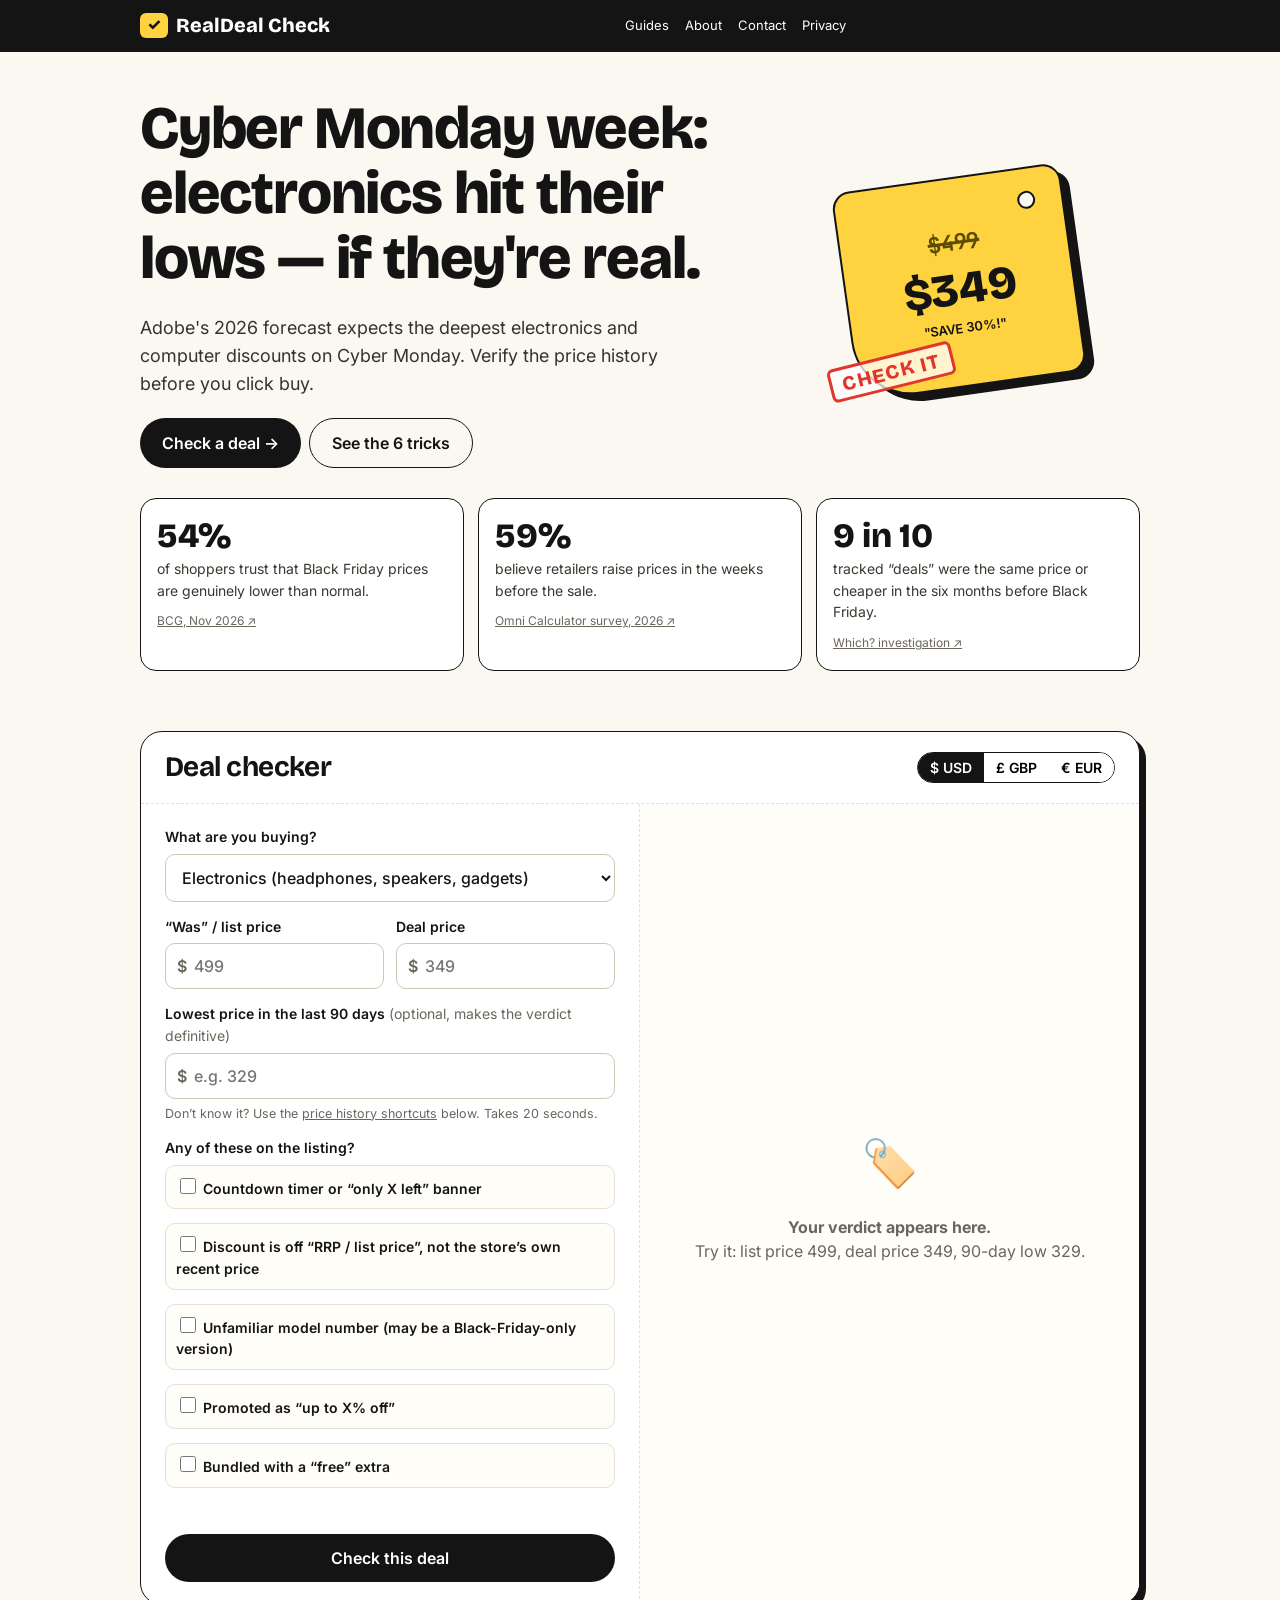
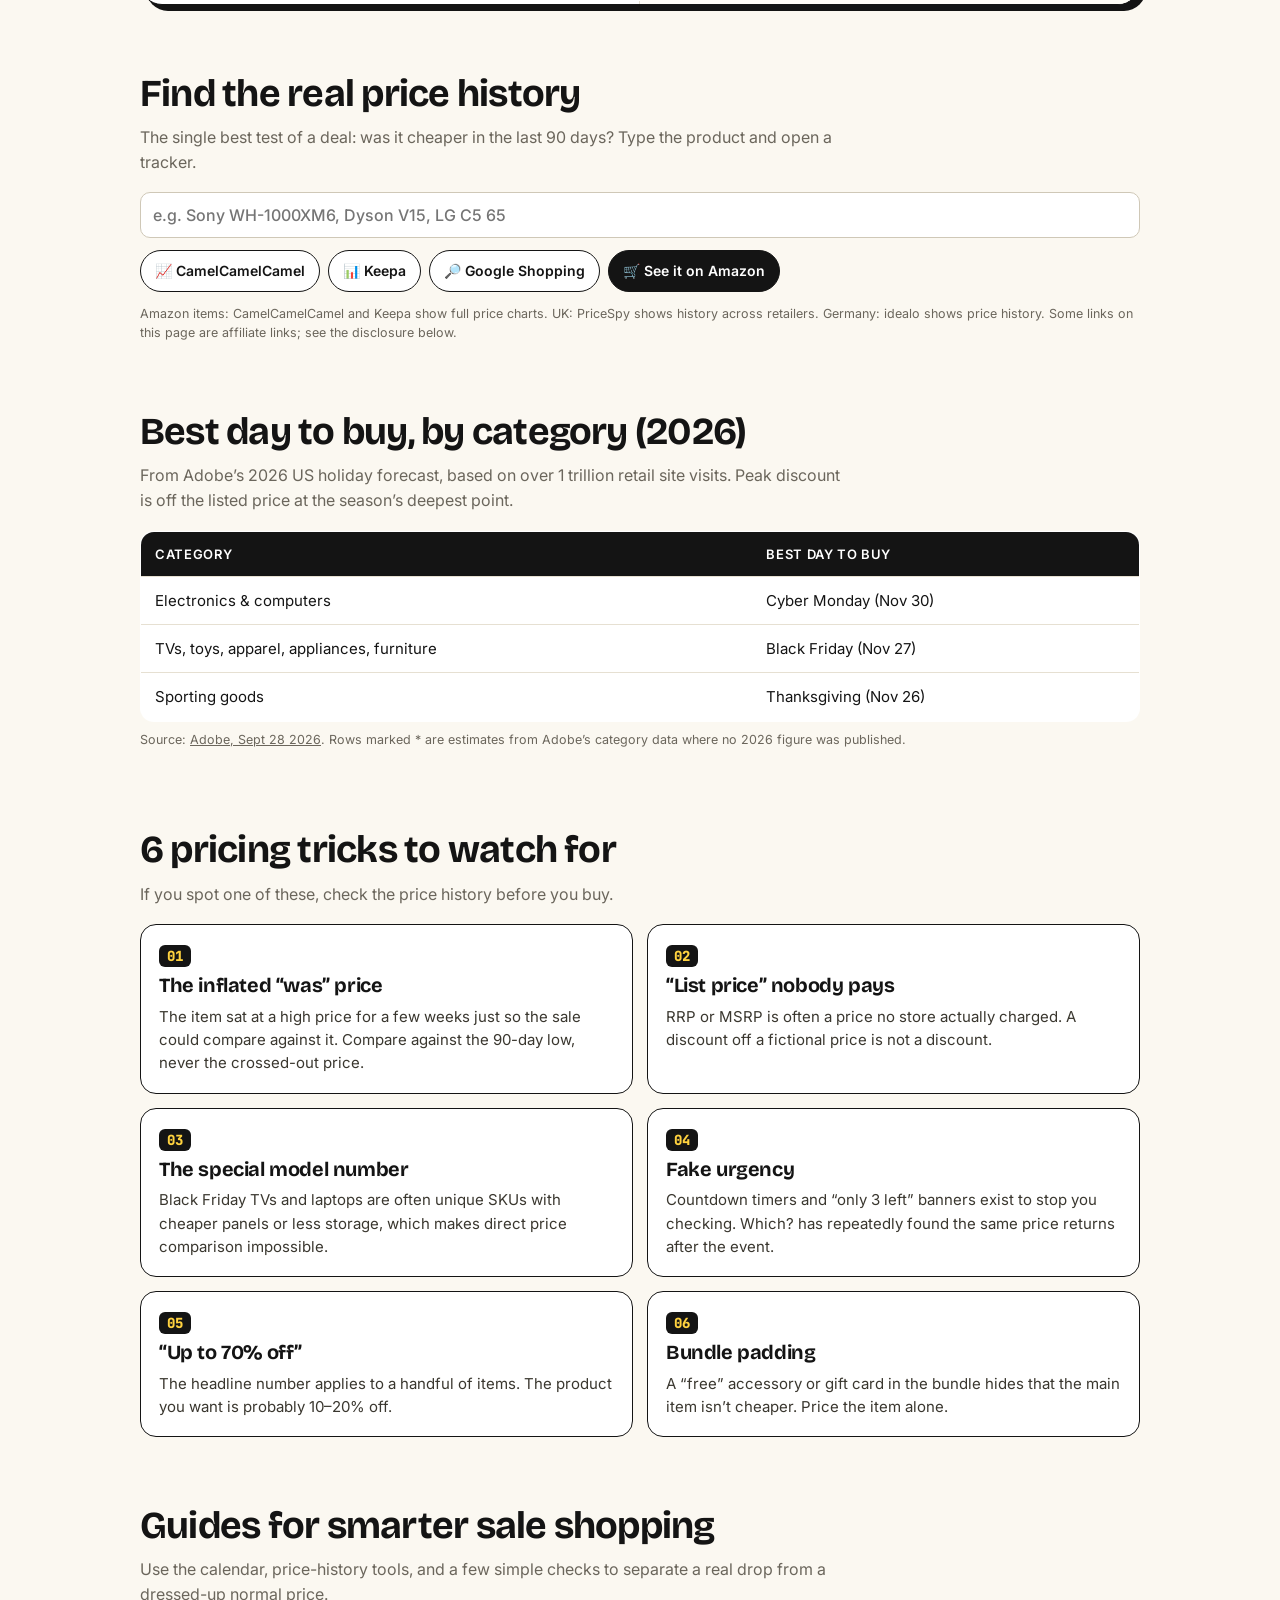
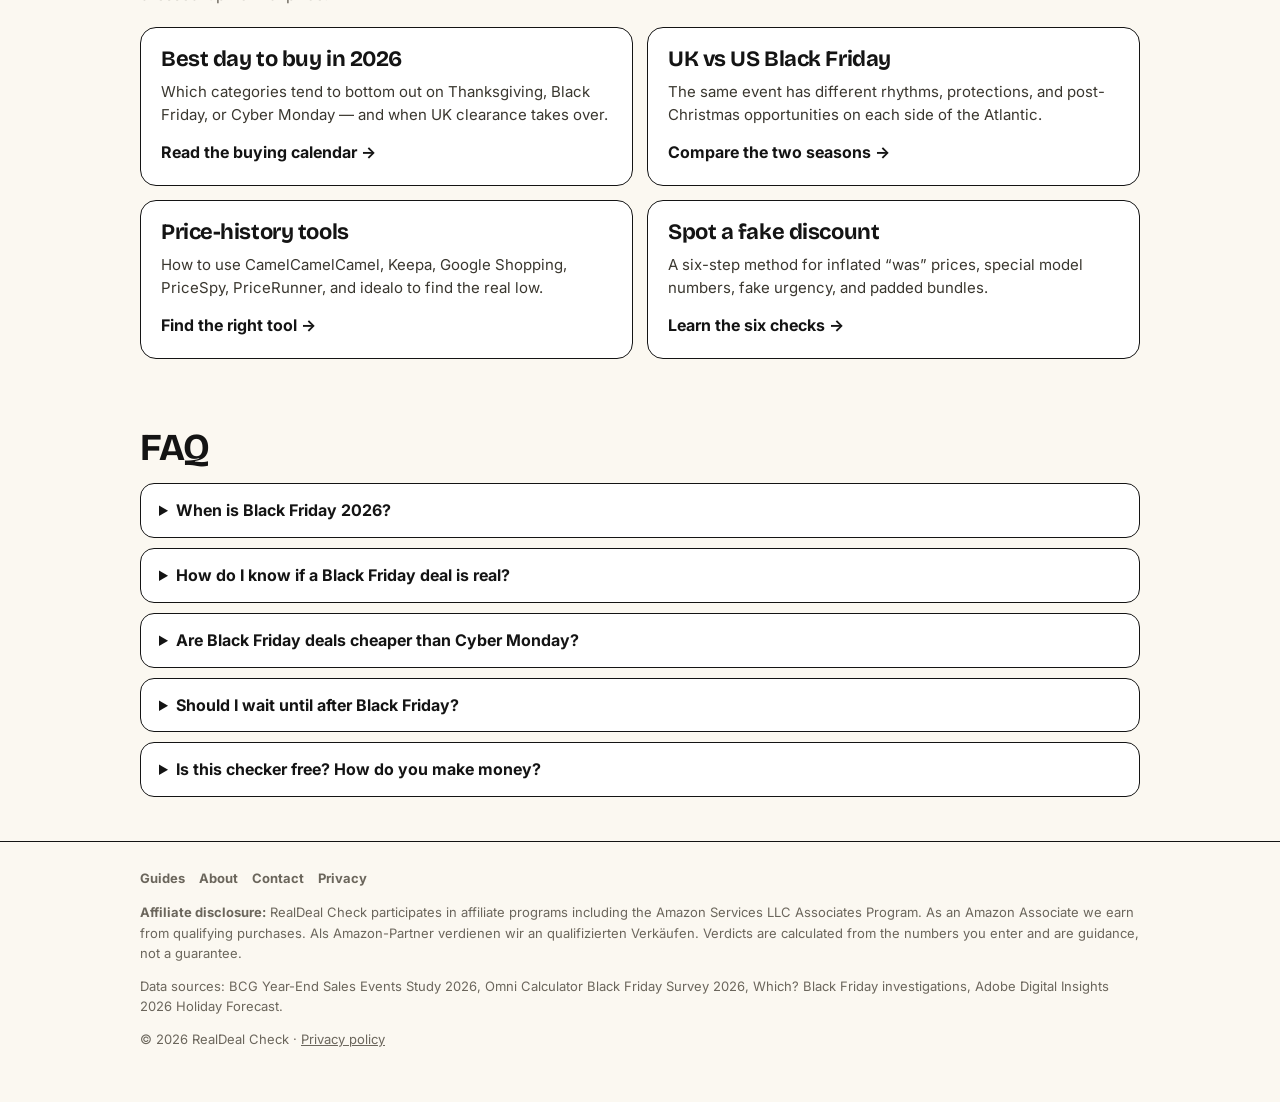
<file: index.html>
<!DOCTYPE html>
<html lang="en">
<head>
<meta charset="utf-8">
<meta name="viewport" content="width=device-width, initial-scale=1">
<title>Is This Black Friday Deal Real? Free Fake Discount Checker | RealDeal Check</title>
<meta name="description" content="Check if a Black Friday or Cyber Monday deal is a real discount or an inflated 'was' price. Free 10-second deal checker, best day to buy by category, and price history shortcuts.">
<meta property="og:title" content="Is that Black Friday deal actually real? Check in 10 seconds.">
<meta property="og:description" content="Most shoppers don't trust Black Friday discounts. Paste the prices, get a verdict: real deal, meh, or fake.">
<meta property="og:type" content="website">
<meta property="og:image" content="https://hungluongkim204-ship-it.github.io/realdeal-check/og.png">
<meta name="twitter:card" content="summary_large_image">
<link rel="canonical" href="https://hungluongkim204-ship-it.github.io/realdeal-check/">
<link rel="icon" href="favicon.svg" type="image/svg+xml">
<link rel="preconnect" href="https://fonts.googleapis.com">
<link rel="preconnect" href="https://fonts.gstatic.com" crossorigin>
<link href="https://fonts.googleapis.com/css2?family=Bricolage+Grotesque:opsz,wght@12..96,500;12..96,700;12..96,800&family=Inter:wght@400;500;600;700&family=JetBrains+Mono:wght@500;700&display=swap" rel="stylesheet">
<style>
:root{
  --ink:#141414; --paper:#fbf8f1; --card:#ffffff; --line:#e6e0d2; --muted:#6b665c;
  --tag:#ffd23f; --real:#0f9d58; --meh:#e6a100; --fake:#e0362c; --accent:#141414;
  --radius:16px;
}
*{box-sizing:border-box}
html,body{margin:0;overflow-x:hidden}
body{font-family:Inter,system-ui,sans-serif;background:var(--paper);color:var(--ink);line-height:1.55;-webkit-font-smoothing:antialiased}
a{color:inherit}
.wrap{max-width:1040px;margin:0 auto;padding:0 20px}
h1,h2,h3{font-family:"Bricolage Grotesque",Inter,sans-serif;line-height:1.08;margin:0 0 .4em;letter-spacing:-.02em}
.mono{font-family:"JetBrains Mono",ui-monospace,monospace}

/* top bar */
.top{border-bottom:1.5px solid var(--ink);background:var(--ink);color:#fff}
.top .wrap{display:flex;align-items:center;justify-content:space-between;gap:12px;padding-top:10px;padding-bottom:10px;flex-wrap:wrap}
.logo{font-family:"Bricolage Grotesque",Inter,sans-serif;font-weight:800;font-size:20px;display:flex;align-items:center;gap:8px;text-decoration:none}
.logo .chk{background:var(--tag);color:var(--ink);border-radius:6px;padding:0 7px;font-size:16px}
.count{font-size:13px;display:flex;gap:14px;flex-wrap:wrap}
.count b{color:var(--tag);font-family:"JetBrains Mono",ui-monospace,monospace}

/* hero */
.hero{padding:44px 0 18px}
.hero-grid{display:grid;grid-template-columns:1.25fr .75fr;gap:32px;align-items:center}
.hero h1{font-size:clamp(34px,5.4vw,60px);font-weight:800}
.hero h1 em{font-style:normal;background:var(--tag);padding:0 .15em;border-radius:6px;box-decoration-break:clone;-webkit-box-decoration-break:clone}
.hero .ctas{display:flex;gap:8px;flex-wrap:wrap}
.hero p.lead{font-size:18px;color:#36332d;max-width:560px;margin:0 0 20px}
.btn{display:inline-flex;align-items:center;gap:8px;background:var(--ink);color:#fff;border:0;border-radius:999px;padding:14px 22px;font:600 16px Inter,sans-serif;cursor:pointer;text-decoration:none}
.btn:hover{transform:translateY(-1px)}
.btn.ghost{background:transparent;color:var(--ink);border:1.5px solid var(--ink)}
.tagart{position:relative;justify-self:center;width:250px;height:250px}
.tagart .t{position:absolute;inset:20px 10px;background:var(--tag);border:2px solid var(--ink);border-radius:18px 18px 18px 60px;transform:rotate(-8deg);box-shadow:8px 8px 0 var(--ink);display:flex;flex-direction:column;justify-content:center;align-items:center;gap:4px}
.tagart .hole{position:absolute;top:22px;right:26px;width:18px;height:18px;border-radius:50%;background:var(--paper);border:2px solid var(--ink)}
.tagart .was{font:700 22px "JetBrains Mono",ui-monospace,monospace;text-decoration:line-through;text-decoration-thickness:3px;color:#5a4d00}
.tagart .now{font:800 46px "Bricolage Grotesque",Inter,sans-serif}
.tagart .stamp{position:absolute;bottom:18px;left:-6px;transform:rotate(-14deg);border:3px solid var(--fake);color:var(--fake);font:800 20px "Bricolage Grotesque",Inter,sans-serif;padding:2px 10px;border-radius:6px;background:rgba(255,255,255,.75);letter-spacing:.06em}

.stats{display:grid;grid-template-columns:repeat(3,1fr);gap:14px;margin:30px 0 8px}
.stat{background:var(--card);border:1.5px solid var(--ink);border-radius:var(--radius);padding:16px}
.stat .n{font:800 34px "Bricolage Grotesque",Inter,sans-serif}
.stat p{margin:2px 0 6px;font-size:14px;color:#3a372f}
.stat a{font-size:12px;color:var(--muted)}

/* checker */
section{padding:34px 0}
.panel{background:var(--card);border:1.5px solid var(--ink);border-radius:22px;box-shadow:6px 6px 0 var(--ink);overflow:hidden}
.panel-h{padding:20px 24px;border-bottom:1.5px dashed var(--line);display:flex;justify-content:space-between;align-items:center;gap:10px;flex-wrap:wrap}
.panel-h h2{font-size:28px;margin:0}
.panel-b{display:grid;grid-template-columns:1fr 1fr;gap:0}
.form{padding:22px 24px;border-right:1.5px dashed var(--line)}
.field{margin-bottom:14px}
.field label{display:block;font-weight:600;font-size:14px;margin-bottom:6px}
.field small{display:block;color:var(--muted);font-size:12.5px;margin-top:5px}
.row2{display:grid;grid-template-columns:1fr 1fr;gap:12px}
input[type=text],input[type=number],select{width:100%;font:500 16px Inter,sans-serif;padding:12px 12px;border:1.5px solid #cfc8b7;border-radius:10px;background:#fff;color:var(--ink)}
input:focus,select:focus{outline:none;border-color:var(--ink);box-shadow:0 0 0 3px rgba(255,210,63,.6)}
.money{position:relative}
.money span{position:absolute;left:12px;top:50%;transform:translateY(-50%);font-weight:600;color:var(--muted)}
.money input{padding-left:28px}
.seg{display:inline-flex;border:1.5px solid var(--ink);border-radius:999px;overflow:hidden}
.seg button{border:0;background:#fff;padding:6px 12px;font:600 14px Inter,sans-serif;cursor:pointer}
.seg button.on{background:var(--ink);color:#fff}
.flags{display:grid;gap:8px;margin-top:6px}
.flag{display:flex;gap:10px;align-items:flex-start;font-size:14px;padding:9px 10px;border:1px solid var(--line);border-radius:10px;cursor:pointer;background:#fffdf7}
.flag input{margin-top:3px;accent-color:var(--ink);width:16px;height:16px}
.err{color:var(--fake);font-size:14px;font-weight:600;min-height:20px;margin:6px 0}

.result{padding:22px 24px;background:#fffdf7;display:flex;flex-direction:column;gap:14px}
.empty{color:var(--muted);text-align:center;margin:auto;padding:30px 10px}
.empty .big{font-size:46px}
.verdict{border-radius:16px;padding:18px;color:#fff;position:relative}
.verdict .lbl{font:800 32px "Bricolage Grotesque",Inter,sans-serif;letter-spacing:.01em}
.verdict .sub{font-size:15px;opacity:.95}
.verdict .score{position:absolute;top:14px;right:16px;text-align:right;font:700 13px Inter,sans-serif}
.verdict .score b{display:block;font:800 30px "JetBrains Mono",ui-monospace,monospace}
.v-real{background:var(--real)} .v-meh{background:var(--meh)} .v-fake{background:var(--fake)} .v-check{background:#3d5afe}
.meter{height:10px;border-radius:99px;background:linear-gradient(90deg,var(--fake),var(--meh) 50%,var(--real));position:relative}
.meter i{position:absolute;top:-5px;width:4px;height:20px;background:var(--ink);border-radius:2px;transition:left .5s}
.facts{display:grid;grid-template-columns:1fr 1fr;gap:10px}
.fact{background:#fff;border:1px solid var(--line);border-radius:12px;padding:10px 12px}
.fact .k{font-size:12px;color:var(--muted);text-transform:uppercase;letter-spacing:.05em;font-weight:600}
.fact .v{font:700 20px "JetBrains Mono",ui-monospace,monospace}
.advice{background:#fff;border:1.5px solid var(--ink);border-radius:12px;padding:12px 14px;font-size:14.5px}
.advice ul{margin:6px 0 0;padding-left:18px}
.advice li{margin:3px 0}
.share{display:flex;gap:8px;flex-wrap:wrap}
.share button{flex:1;min-width:140px}
.toast{font-size:13px;color:var(--real);font-weight:600;min-height:18px}

/* lookup */
.lookup{display:grid;grid-template-columns:1fr;gap:12px}
.links{display:flex;flex-wrap:wrap;gap:8px}
.links a{display:inline-flex;align-items:center;gap:6px;border:1.5px solid var(--ink);border-radius:999px;padding:9px 14px;font-weight:600;font-size:14px;text-decoration:none;background:#fff}
.links a:hover{background:var(--tag)}
.links a.aff{background:var(--ink);color:#fff}
.links a.aff:hover{background:#333}
.note{font-size:12.5px;color:var(--muted)}

/* table */
table{width:100%;border-collapse:collapse;background:#fff;border:1.5px solid var(--ink);border-radius:14px;overflow:hidden}
th,td{text-align:left;padding:12px 14px;border-bottom:1px solid var(--line);font-size:15px}
th{background:var(--ink);color:#fff;font-weight:600;font-size:13px;text-transform:uppercase;letter-spacing:.05em}
tr:last-child td{border-bottom:0}
td.pct{font-family:"JetBrains Mono",ui-monospace,monospace;font-weight:700}
.phase-today td{background:var(--tag);font-weight:700}
.pill{display:inline-block;padding:2px 10px;border-radius:99px;font-size:13px;font-weight:700;background:var(--tag)}

/* tricks */
.tricks{display:grid;grid-template-columns:repeat(2,1fr);gap:14px}
.trick{background:#fff;border:1.5px solid var(--ink);border-radius:var(--radius);padding:18px}
.trick .num{font:800 14px "JetBrains Mono",ui-monospace,monospace;background:var(--ink);color:var(--tag);border-radius:6px;padding:2px 8px;display:inline-block;margin-bottom:8px}
.trick h3{font-size:20px}
.trick p{margin:0;font-size:15px;color:#3a372f}

details{background:#fff;border:1.5px solid var(--ink);border-radius:14px;padding:14px 18px;margin-bottom:10px}
summary{font-weight:700;cursor:pointer;font-size:16px}
details p{margin:10px 0 0;color:#3a372f}

h2.sec{font-size:clamp(26px,3.6vw,38px)}
.secsub{color:var(--muted);margin:-4px 0 18px;max-width:700px}
footer{border-top:1.5px solid var(--ink);padding:26px 0 40px;font-size:13px;color:var(--muted)}
footer a{color:var(--muted)}
.site-nav{display:flex;align-items:center;gap:16px;flex-wrap:wrap;font-size:13px}.site-nav a{text-decoration:none;color:#fff}.site-nav a:hover{color:var(--tag)}
.guide-grid{display:grid;grid-template-columns:repeat(2,1fr);gap:14px;margin-top:20px}.guide-card{background:#fff;border:1.5px solid var(--ink);border-radius:var(--radius);padding:20px;display:flex;flex-direction:column;align-items:flex-start}.guide-card h3{font-size:22px;margin:0 0 8px}.guide-card p{font-size:15px;color:#3a372f;margin:0 0 14px}.guide-card a{margin-top:auto;font-weight:700;text-decoration:none}.guide-card a:hover{text-decoration:underline}.footer-nav{display:flex;gap:14px;flex-wrap:wrap;margin-bottom:14px}.footer-nav a{font-weight:700;text-decoration:none}

@media (max-width:820px){
  .panel{box-shadow:4px 4px 0 var(--ink)}
  th,td{padding:10px;font-size:14px}
  .hero-grid{grid-template-columns:1fr}
  .tagart{display:none}
  .stats{grid-template-columns:1fr}
  .panel-b{grid-template-columns:1fr}
  .form{border-right:0;border-bottom:1.5px dashed var(--line)}
  .tricks{grid-template-columns:1fr}
  .guide-grid{grid-template-columns:1fr}
  .facts{grid-template-columns:1fr 1fr}
}
</style>
</head>
<body>

<div class="top">
  <div class="wrap">
    <a class="logo" href="index.html"><span class="chk">✓</span> RealDeal Check</a>
    <nav class="site-nav" aria-label="Primary"><a href="guides/guide-best-day-to-buy-2026.html">Guides</a><a href="about.html">About</a><a href="contact.html">Contact</a><a href="privacy.html">Privacy</a></nav>
    <div class="count" id="countdown"></div>
  </div>
</div>

<header class="hero">
  <div class="wrap">
    <div class="hero-grid">
      <div>
        <h1 id="heroTitle">Is that Black Friday deal <em>actually real?</em></h1>
        <p class="lead" id="heroSubtitle">Retailers inflate “was” prices so a normal price looks like a steal. Enter two numbers and get a straight verdict in 10 seconds: real deal, meh, or fake discount, plus the best day to buy.</p>
        <div class="ctas"><a class="btn" href="#check">Check a deal →</a>
        <a class="btn ghost" href="#tricks">See the 6 tricks</a></div>
      </div>
      <div class="tagart" aria-hidden="true">
        <div class="t"><div class="hole"></div><div class="was">$499</div><div class="now">$349</div><div style="font:600 13px Inter,sans-serif">"SAVE 30%!"</div></div>
        <div class="stamp">CHECK IT</div>
      </div>
    </div>

    <div class="stats">
      <div class="stat"><div class="n">54%</div><p>of shoppers trust that Black Friday prices are genuinely lower than normal.</p><a href="https://www.bcg.com/press/4november2026-consumer-trust-black-friday-discounts-promotion-fatigue" target="_blank" rel="noopener">BCG, Nov 2026 ↗</a></div>
      <div class="stat"><div class="n">59%</div><p>believe retailers raise prices in the weeks before the sale.</p><a href="https://www.omnicalculator.com/reports/black-friday-survey-2026" target="_blank" rel="noopener">Omni Calculator survey, 2026 ↗</a></div>
      <div class="stat"><div class="n">9 in 10</div><p>tracked “deals” were the same price or cheaper in the six months before Black Friday.</p><a href="https://www.which.co.uk/policy-and-insight/article/nine-in-10-black-friday-deals-cheaper-or-same-price-at-other-times-of-the-year-which-finds-a4Z2J3u5lTI2" target="_blank" rel="noopener">Which? investigation ↗</a></div>
    </div>
  </div>
</header>

<section id="check">
  <div class="wrap">
    <div class="panel">
      <div class="panel-h">
        <h2>Deal checker</h2>
        <div class="seg" id="cur" role="group" aria-label="Currency">
          <button type="button" class="on" data-c="$">$ USD</button><button type="button" data-c="£">£ GBP</button><button type="button" data-c="€">€ EUR</button>
        </div>
      </div>
      <div class="panel-b">
        <form class="form" id="f" novalidate>
          <div class="field">
            <label for="cat">What are you buying?</label>
            <select id="cat"></select>
          </div>
          <div class="row2">
            <div class="field">
              <label for="was">“Was” / list price</label>
              <div class="money"><span class="c">$</span><input id="was" type="number" inputmode="decimal" min="0" step="0.01" placeholder="499"></div>
            </div>
            <div class="field">
              <label for="sale">Deal price</label>
              <div class="money"><span class="c">$</span><input id="sale" type="number" inputmode="decimal" min="0" step="0.01" placeholder="349"></div>
            </div>
          </div>
          <div class="field">
            <label for="low">Lowest price in the last 90 days <span style="font-weight:400;color:var(--muted)">(optional, makes the verdict definitive)</span></label>
            <div class="money"><span class="c">$</span><input id="low" type="number" inputmode="decimal" min="0" step="0.01" placeholder="e.g. 329"></div>
            <small>Don’t know it? Use the <a href="#history">price history shortcuts</a> below. Takes 20 seconds.</small>
          </div>
          <div class="field">
            <label>Any of these on the listing?</label>
            <div class="flags" id="flags"></div>
          </div>
          <div class="err" id="err"></div>
          <button class="btn" type="submit" style="width:100%;justify-content:center">Check this deal</button>
        </form>

        <div class="result" id="result" aria-live="polite">
          <div class="empty"><div class="big">🏷️</div><p><b>Your verdict appears here.</b><br>Try it: list price 499, deal price 349, 90-day low 329.</p></div>
        </div>
      </div>
    </div>
  </div>
</section>

<section id="history">
  <div class="wrap">
    <h2 class="sec">Find the real price history</h2>
    <p class="secsub">The single best test of a deal: was it cheaper in the last 90 days? Type the product and open a tracker.</p>
    <div class="lookup">
      <input type="text" id="q" placeholder="e.g. Sony WH-1000XM6, Dyson V15, LG C5 65" aria-label="Product name">
      <div class="links" id="links"></div>
      <div class="note">Amazon items: CamelCamelCamel and Keepa show full price charts. UK: PriceSpy shows history across retailers. Germany: idealo shows price history. Some links on this page are affiliate links; see the disclosure below.</div>
    </div>
  </div>
</section>

<section id="bestday">
  <div class="wrap">
      <h2 class="sec">Best day to buy, by category (2026)</h2>
    <p class="secsub">From Adobe’s 2026 US holiday forecast, based on over 1 trillion retail site visits. Peak discount is off the listed price at the season’s deepest point.</p>
    <div style="overflow-x:auto"><table>
       <thead><tr><th>Category</th><th>Best day to buy</th></tr></thead>
      <tbody id="bdt"></tbody>
    </table></div>
      <p class="note" id="bdnote" style="margin-top:8px">Source: <a href="https://news.adobe.com/news/2026/09/adobe-us-holiday-shopping-season-to-hit-record" target="_blank" rel="noopener">Adobe, Sept 28 2026</a>. Rows marked * are estimates from Adobe’s category data where no 2026 figure was published.</p>
  </div>
</section>

<section id="tricks">
  <div class="wrap">
    <h2 class="sec">6 pricing tricks to watch for</h2>
    <p class="secsub">If you spot one of these, check the price history before you buy.</p>
    <div class="tricks">
      <div class="trick"><span class="num">01</span><h3>The inflated “was” price</h3><p>The item sat at a high price for a few weeks just so the sale could compare against it. Compare against the 90-day low, never the crossed-out price.</p></div>
      <div class="trick"><span class="num">02</span><h3>“List price” nobody pays</h3><p>RRP or MSRP is often a price no store actually charged. A discount off a fictional price is not a discount.</p></div>
      <div class="trick"><span class="num">03</span><h3>The special model number</h3><p>Black Friday TVs and laptops are often unique SKUs with cheaper panels or less storage, which makes direct price comparison impossible.</p></div>
      <div class="trick"><span class="num">04</span><h3>Fake urgency</h3><p>Countdown timers and “only 3 left” banners exist to stop you checking. Which? has repeatedly found the same price returns after the event.</p></div>
      <div class="trick"><span class="num">05</span><h3>“Up to 70% off”</h3><p>The headline number applies to a handful of items. The product you want is probably 10–20% off.</p></div>
      <div class="trick"><span class="num">06</span><h3>Bundle padding</h3><p>A “free” accessory or gift card in the bundle hides that the main item isn’t cheaper. Price the item alone.</p></div>
    </div>
  </div>
</section>

<section id="guides">
  <div class="wrap">
    <h2 class="sec">Guides for smarter sale shopping</h2>
    <p class="secsub">Use the calendar, price-history tools, and a few simple checks to separate a real drop from a dressed-up normal price.</p>
    <div class="guide-grid">
      <article class="guide-card"><h3>Best day to buy in 2026</h3><p>Which categories tend to bottom out on Thanksgiving, Black Friday, or Cyber Monday — and when UK clearance takes over.</p><a href="guides/guide-best-day-to-buy-2026.html">Read the buying calendar →</a></article>
      <article class="guide-card"><h3>UK vs US Black Friday</h3><p>The same event has different rhythms, protections, and post-Christmas opportunities on each side of the Atlantic.</p><a href="guides/guide-black-friday-uk-vs-us.html">Compare the two seasons →</a></article>
      <article class="guide-card"><h3>Price-history tools</h3><p>How to use CamelCamelCamel, Keepa, Google Shopping, PriceSpy, PriceRunner, and idealo to find the real low.</p><a href="guides/guide-price-history-tools.html">Find the right tool →</a></article>
      <article class="guide-card"><h3>Spot a fake discount</h3><p>A six-step method for inflated “was” prices, special model numbers, fake urgency, and padded bundles.</p><a href="guides/guide-spot-fake-discounts.html">Learn the six checks →</a></article>
    </div>
  </div>
</section>

<section id="faq">
  <div class="wrap">
    <h2 class="sec">FAQ</h2>
    <details><summary>When is Black Friday 2026?</summary><p>Black Friday is Friday, November 27, 2026. Thanksgiving is Thursday, November 26 and Cyber Monday is November 30.</p></details>
    <details><summary>How do I know if a Black Friday deal is real?</summary><p>Compare the deal price with the lowest price the item sold for in the past 90 days, not with the crossed-out “was” price. If the deal is at least 5% below that 90-day low, it’s a real deal. If it’s about the same, it’s a normal price dressed up as a sale.</p></details>
    <details><summary>Are Black Friday deals cheaper than Cyber Monday?</summary><p>It depends on the category. Adobe’s 2026 forecast expects the deepest electronics and computer discounts on Cyber Monday, and the best TV, toy, apparel, appliance and furniture deals on Black Friday.</p></details>
    <details><summary>Should I wait until after Black Friday?</summary><p>If the price isn’t at its 90-day low, often yes. Consumer group Which? found that most tracked Black Friday deals were matched or beaten at some point in the months after the event.</p></details>
    <details><summary>Is this checker free? How do you make money?</summary><p>It’s free. Some links (for example, to Amazon) are affiliate links, so we may earn a small commission if you buy, at no extra cost to you. It never changes the verdict.</p></details>
  </div>
</section>

<footer>
  <div class="wrap">
    <nav class="footer-nav" aria-label="Footer"><a href="guides/guide-best-day-to-buy-2026.html">Guides</a><a href="about.html">About</a><a href="contact.html">Contact</a><a href="privacy.html">Privacy</a></nav>
    <p><b>Affiliate disclosure:</b> RealDeal Check participates in affiliate programs including the Amazon Services LLC Associates Program. As an Amazon Associate we earn from qualifying purchases. Als Amazon-Partner verdienen wir an qualifizierten Verkäufen. Verdicts are calculated from the numbers you enter and are guidance, not a guarantee.</p>
    <p>Data sources: BCG Year-End Sales Events Study 2026, Omni Calculator Black Friday Survey 2026, Which? Black Friday investigations, Adobe Digital Insights 2026 Holiday Forecast.</p>
    <p>© 2026 RealDeal Check · <a href="privacy.html">Privacy policy</a></p>
  </div>
</footer>

<script type="application/ld+json">
{"@context":"https://schema.org","@type":"FAQPage","mainEntity":[
{"@type":"Question","name":"When is Black Friday 2026?","acceptedAnswer":{"@type":"Answer","text":"Black Friday is Friday, November 27, 2026. Thanksgiving is November 26 and Cyber Monday is November 30."}},
{"@type":"Question","name":"How do I know if a Black Friday deal is real?","acceptedAnswer":{"@type":"Answer","text":"Compare the deal price with the lowest price in the past 90 days, not the crossed-out was price. At least 5% below the 90-day low is a real deal."}},
{"@type":"Question","name":"Are Black Friday deals cheaper than Cyber Monday?","acceptedAnswer":{"@type":"Answer","text":"Adobe's 2026 forecast expects the deepest electronics and computer discounts on Cyber Monday, and the best TV, toy, apparel, appliance and furniture deals on Black Friday."}}
]}
</script>

<script>
/* ===== CONFIG: edit before deploying ===== */
const CONFIG = {
  SITE_URL: "https://hungluongkim204-ship-it.github.io/realdeal-check",   // your deployed URL (used in share text)
  AMAZON_TAG_US: "realdealcheck-20",   // e.g. "realdeal-20"  (Amazon Associates US tracking ID)
  AMAZON_TAG_UK: "",   // e.g. "realdeal-21"  (Amazon Associates UK tracking ID)
  AMAZON_TAG_DE: "",   // e.g. "realdeal0b-21" (Amazon.de PartnerNet tracking ID, used in € mode)
};
/* ========================================= */

const EVENTS = {
  thanksgiving: {name:"Thanksgiving", date:"2026-11-26"},
  blackfriday:  {name:"Black Friday", date:"2026-11-27"},
  cybermonday:  {name:"Cyber Monday", date:"2026-11-30"},
};

// One date-driven switch for the seasonal page. Dates are local calendar dates,
// so a visitor in the US, UK, or DE does not get a UTC-shifted phase.
const PHASES = [
  {id:"bf-countdown", start:"2026-11-20", end:"2026-11-26",
    title:"Is that Black Friday deal real? Find out in 10 seconds.",
    subtitle:"The big day is coming. Most \"deals\" were cheaper earlier in the year — check before you buy.",
    countdownTarget:"2026-11-27", countdownLabel:"Black Friday is", countdownSuffix:"— Nov 27, 2026",
    bodyClass:"phase-bf-countdown", table:[
      ["Electronics & computers", "Cyber Monday (Nov 30)"],
      ["TVs, toys, apparel, appliances, furniture", "Black Friday (Nov 27)"],
      ["Sporting goods", "Thanksgiving (Nov 26)"]
    ]},
  {id:"bf-week", start:"2026-11-27", end:"2026-11-29",
    title:"It's Black Friday. Is that deal actually a discount?",
    subtitle:"Ignore the crossed-out price. Compare against the 90-day low — it takes 10 seconds.",
    countdownTarget:null, bodyClass:"phase-bf-week", table:[
      ["Electronics & computers", "Cyber Monday (Nov 30)"],
      ["TVs, toys, apparel, appliances, furniture", "Black Friday (Nov 27)"],
      ["Sporting goods", "Thanksgiving (Nov 26)"]
    ]},
  {id:"cyber", start:"2026-11-30", end:"2026-12-06",
    title:"Cyber Monday week: electronics hit their lows — if they're real.",
    subtitle:"Adobe's 2026 forecast expects the deepest electronics and computer discounts on Cyber Monday. Verify the price history before you click buy.",
    countdownTarget:null, bodyClass:"phase-cyber", highlightDate:"2026-11-30", table:[
      ["Electronics & computers", "Cyber Monday (Nov 30)", true],
      ["TVs, toys, apparel, appliances, furniture", "Black Friday (Nov 27)"],
      ["Sporting goods", "Thanksgiving (Nov 26)"]
    ]},
  {id:"lull", start:"2026-12-07", end:"2026-12-13",
    title:"Between the sales: quiet week, honest prices — mostly.",
    subtitle:"Post-Cyber-Monday week is when retailers quietly raise prices \"before the next sale\". That crossed-out price still deserves a check.",
    countdownTarget:"2026-12-14", countdownLabel:"Green Monday (last-chance online orders for Christmas) is",
    bodyClass:"phase-lull", table:[
      ["Green Monday", "Dec 14 · US/UK"],
      ["Super Saturday", "Dec 19 · US/UK"],
      ["Christmas Day", "Dec 25 · US/UK/DE"],
      ["Boxing Day", "Dec 26 · UK; second Christmas day in parts of DE"]
    ]},
  {id:"green", start:"2026-12-14", end:"2026-12-18",
    title:"Green Monday: your last realistic shot at pre-Christmas online deals.",
    subtitle:"Retailers' own research coined \"Green Monday\" as the last Monday with at least 10 days before Christmas — historically one of December's biggest online shopping days. Check the 90-day low before gifting.",
    countdownTarget:"2026-12-19", countdownLabel:"Super Saturday (in-store panic day) is",
    bodyClass:"phase-green", note:"After this week, online ordering may miss Christmas delivery — always check the retailer's stated cut-off.", table:[
      ["Toys, electronics & gift items", "Green Monday (Dec 14)"]
    ]},
  {id:"super", start:"2026-12-19", end:"2026-12-25",
    title:"Super Saturday: last-minute gifts, last-second \"deals\".",
    subtitle:"One-day sales flood stores and sites this week. Urgency is the trick — a countdown timer plus \"only 3 left\" is exactly when you should verify the price history.",
    countdownTarget:"2026-12-25", countdownLabel:"Christmas is", bodyClass:"phase-super", table:[
      ["Last-minute gifts", "Super Saturday (Dec 19)"],
      ["Everything else", "Wait for Boxing Day / January sales"]
    ]},
  {id:"boxing", start:"2026-12-26", end:"2027-01-05",
    title:"Boxing Day & after-Christmas sales: the UK's biggest discounts of the season.",
    subtitle:"December 26 opens the UK's annual clearance season (and the second Christmas day across much of Europe). Clearance ≠ deal — some \"sale\" items were cheaper before Christmas.",
    countdownTarget:null, bodyClass:"phase-boxing", table:[
      ["UK & Ireland", "Boxing Day (Dec 26)"],
      ["Germany", "Second Christmas day public holiday in many states; winter sales ramp up"]
    ]},
  {id:"jan-sales", start:"2027-01-06", end:"2027-01-15",
    title:"January sales: quiet shelves, real markdowns — and some fake ones.",
    subtitle:"Winter clearance runs through mid-January. The 90-day low test works year-round.",
    countdownTarget:null, bodyClass:"phase-jan-sales", table:[
      ["Winter clearance", "First two weeks of January (UK/DE)"],
      ["Next big events", "Valentine's & spring sales (TBA)"]
    ]},
  {id:"evergreen", start:"2027-01-16", end:"2099-12-31",
    title:"Is that deal real? Check in 10 seconds.",
    subtitle:"Enter the \"was\" price, the sale price and the 90-day low. Get a verdict — any day of the year.",
    countdownTarget:null, bodyClass:"phase-evergreen", showTable:false, table:[]},
];

function localISODate(d=new Date()){
  const y=d.getFullYear(), m=String(d.getMonth()+1).padStart(2,"0"), day=String(d.getDate()).padStart(2,"0");
  return `${y}-${m}-${day}`;
}

function selectPhase(){
  const requested = new URLSearchParams(window.location.search).get("phase");
  const forced = PHASES.find(p=>p.id===requested);
  if (forced) return forced;
  const now = localISODate();
  const scheduled = PHASES.find(p=>now>=p.start && now<=p.end);
  if (scheduled) return scheduled;
  // Before the published holiday window, retain the existing Black Friday
  // acquisition page and its dated countdown; after it, use evergreen.
  if (now < PHASES[0].start) return PHASES[0];
  return PHASES.find(p=>p.id==="evergreen");
}

const ACTIVE_PHASE = selectPhase();
window.REALDEAL_PHASE = ACTIVE_PHASE.id;

// Adobe 2026 forecast: peak discount + best day. est=true where no 2026 figure was published.
const CATS = [
  {id:"electronics", label:"Electronics (headphones, speakers, gadgets)", peak:30, best:"cybermonday"},
  {id:"computers",   label:"Laptops & computers", peak:23, best:"cybermonday"},
  {id:"tv",          label:"TVs", peak:23, best:"blackfriday"},
  {id:"toys",        label:"Toys & games", peak:29, best:"blackfriday"},
  {id:"apparel",     label:"Clothing & shoes", peak:23, best:"blackfriday"},
  {id:"appliances",  label:"Appliances (vacuums, kitchen)", peak:18, best:"blackfriday", est:true},
  {id:"furniture",   label:"Furniture & home", peak:18, best:"blackfriday", est:true},
  {id:"sporting",    label:"Sporting goods & fitness", peak:19, best:"thanksgiving"},
  {id:"other",       label:"Something else", peak:20, best:"blackfriday", est:true},
];

const FLAGS = [
  {id:"timer", text:"Countdown timer or “only X left” banner"},
  {id:"rrp",   text:"Discount is off “RRP / list price”, not the store’s own recent price"},
  {id:"sku",   text:"Unfamiliar model number (may be a Black-Friday-only version)"},
  {id:"upto",  text:"Promoted as “up to X% off”"},
  {id:"bundle",text:"Bundled with a “free” extra"},
];

let CUR = "$";
const $ = s => document.querySelector(s);
const fmt = n => CUR + (Math.round(n*100)/100).toLocaleString(undefined,{minimumFractionDigits: n%1?2:0, maximumFractionDigits:2});
const pct = n => (n>=0? "" : "−") + Math.abs(Math.round(n*1000)/10) + "%";

function today(){ const d=new Date(); return new Date(d.getFullYear(), d.getMonth(), d.getDate()); }
function dayOf(s){ const [y,m,d]=s.split("-").map(Number); return new Date(y,m-1,d); }
function daysUntil(s){ return Math.round((dayOf(s)-today())/86400000); }
function prettyDate(s){ return dayOf(s).toLocaleDateString("en-US",{weekday:"short",month:"short",day:"numeric"}); }

function renderPhase(){
  document.body.className = ACTIVE_PHASE.bodyClass;
  $("#heroTitle").textContent = ACTIVE_PHASE.title;
  $("#heroSubtitle").textContent = ACTIVE_PHASE.subtitle;
  const section = $("#bestday");
  section.hidden = ACTIVE_PHASE.showTable === false;
  $("#bdnote").innerHTML = ACTIVE_PHASE.note
    ? ACTIVE_PHASE.note
    : `Source: <a href="https://news.adobe.com/news/2026/09/adobe-us-holiday-shopping-season-to-hit-record" target="_blank" rel="noopener">Adobe, Sept 28 2026</a>. Rows marked * are estimates from Adobe’s category data where no 2026 figure was published.`;
  $("#bdt").innerHTML = ACTIVE_PHASE.table.map(row=>{
    const highlight = row[2] && ACTIVE_PHASE.highlightDate === localISODate();
    const best = highlight ? "TODAY (Cyber Monday, Nov 30)" : row[1];
    return `<tr${highlight?' class="phase-today"':''}><td>${row[0]}</td><td>${best}</td></tr>`;
  }).join("");
}

// ---- countdown
function renderCountdown(){
  const el = $("#countdown");
  if (!ACTIVE_PHASE.countdownTarget) { el.hidden = true; el.textContent = ""; return; }
  const n = Math.max(0, daysUntil(ACTIVE_PHASE.countdownTarget));
  el.hidden = false;
  el.innerHTML = `<span>${ACTIVE_PHASE.countdownLabel} <b>${n}</b> days away${ACTIVE_PHASE.countdownSuffix ? ` ${ACTIVE_PHASE.countdownSuffix}` : ""}</span>`;
}

// ---- build form
function build(){
  renderPhase();
  $("#cat").innerHTML = CATS.map(c=>`<option value="${c.id}">${c.label}</option>`).join("");
  $("#flags").innerHTML = FLAGS.map(f=>`<label class="flag"><input type="checkbox" value="${f.id}"> <span>${f.text}</span></label>`).join("");
  document.querySelectorAll("#cur button").forEach(b=>b.addEventListener("click",()=>{
    document.querySelectorAll("#cur button").forEach(x=>x.classList.remove("on"));
    b.classList.add("on"); CUR=b.dataset.c;
    document.querySelectorAll(".money .c").forEach(s=>s.textContent=CUR);
    renderLinks();
    if (lastResult) evaluate();
  }));
}

// ---- core verdict logic (pure, testable)
function judge({was, sale, low, cat, flags}){
  const c = CATS.find(x=>x.id===cat) || CATS[CATS.length-1];
  const claimed = (was - sale) / was;
  let score, label, tone, sub, real = null;
  if (low) {
    real = (low - sale) / low; // + means below the 90-day low
    if (real >= 0.05)      { score = Math.min(98, 78 + Math.round(real*100)); }
    else if (real >= -0.02){ score = 55; }
    else                   { score = Math.max(4, Math.round(42 + real*200)); }
  } else {
    const ratio = claimed / (c.peak/100);
    if (claimed < 0.05)     score = 30;
    else if (ratio <= 1.3)  score = 66;
    else if (ratio <= 2)    score = 50;
    else                    score = 32;
  }
  score -= 7 * flags.length;
  if (!low) score = Math.min(score, 70);
  score = Math.max(2, Math.min(98, score));

  if (low) {
    if (score >= 72)      { label="REAL DEAL"; tone="real"; sub=`It’s ${pct(real)} below its 90-day low. That’s a genuine price drop.`; }
    else if (score >= 45) { label="MEH"; tone="meh"; sub=`About the same as its recent low. The “${pct(claimed)} off” is mostly marketing.`; }
    else                  { label="FAKE DISCOUNT"; tone="fake"; sub=`It sold for ${fmt(low)} in the last 90 days, ${fmt(sale-low)} cheaper than this “deal”.`; }
  } else {
    if (claimed < 0.05)   { label="BARELY A DEAL"; tone="meh"; sub=`Only ${pct(claimed)} off the listed price.`; }
    else if (score >= 58) { label="LOOKS PLAUSIBLE"; tone="check"; sub=`${pct(claimed)} off is in the normal range for this category. Confirm with the 90-day low.`; }
    else if (score >= 40) { label="CHECK HISTORY"; tone="meh"; sub=`${pct(claimed)} off is above typical for this category. The “was” price may be inflated.`; }
    else                  { label="SUSPICIOUS"; tone="fake"; sub=`${pct(claimed)} off is far above the ~${c.peak}% peak expected for this category. Classic inflated-price pattern.`; }
  }

  // timing advice
  const best = EVENTS[c.best], dBest = daysUntil(best.date), dCM = daysUntil(EVENTS.cybermonday.date);
  const tips = [];
  if (tone==="real") tips.push("Good price. If you need it, buy it; genuine drops at the 90-day low often sell out.");
  if (dBest > 0) tips.push(`Adobe expects the deepest ${c.label.split(" (")[0].toLowerCase()} discounts on <b>${best.name}</b> (${prettyDate(best.date)}), up to ~${c.peak}% off.${tone!=="real"?" Waiting may beat this.":""}`);
  else if (dBest === 0) tips.push(`Today (${best.name}) is forecast to be the best day for this category.`);
  else if (dCM < 0) tips.push("Peak sale days have passed. Which? found most Black Friday prices come back later, so there’s no need to rush.");
  if (tone!=="real" && !low) tips.push("Add the 90-day low price for a definitive verdict (see price history below).");
  if (tone==="fake" || tone==="meh") tips.push("Set a price alert (CamelCamelCamel / PriceSpy) at your target price instead of buying now.");
  if (flags.includes("sku")) tips.push("Search the exact model number: if no other store sells it, you can’t compare, so treat the discount with caution.");
  if (flags.includes("bundle")) tips.push("Price the main item alone; bundles often hide a normal price.");

  return {score, label, tone, sub, claimed, real, tips, low, was, sale};
}

let lastResult = null;
function evaluate(e){
  if (e) e.preventDefault();
  const was = parseFloat($("#was").value), sale = parseFloat($("#sale").value);
  const lowRaw = $("#low").value.trim(); const low = lowRaw ? parseFloat(lowRaw) : null;
  const err = $("#err"); err.textContent = "";
  if (!(was>0) || !(sale>0)) { err.textContent = "Enter both the “was” price and the deal price."; return; }
  if (sale > was) { err.textContent = "The deal price is higher than the “was” price. Double-check the numbers."; return; }
  if (low !== null && !(low>0)) { err.textContent = "The 90-day low must be a positive number, or leave it blank."; return; }
  const flags = [...document.querySelectorAll("#flags input:checked")].map(i=>i.value);
  const r = judge({was, sale, low, cat:$("#cat").value, flags});
  lastResult = r; render(r);
}

function render(r){
  const facts = [
    ["Claimed discount", pct(r.claimed)],
    ["You save (claimed)", fmt(r.was - r.sale)],
  ];
  if (r.low) { facts.push(["vs. 90-day low", pct(r.real)]); facts.push(["Real saving", fmt(Math.max(0, r.low - r.sale))]); }
  $("#result").innerHTML = `
    <div class="verdict v-${r.tone}">
      <div class="score">Deal score<b>${r.score}</b></div>
      <div class="lbl">${r.label}</div>
      <div class="sub">${r.sub}</div>
    </div>
    <div class="meter"><i style="left:calc(${r.score}% - 2px)"></i></div>
    <div class="facts">${facts.map(f=>`<div class="fact"><div class="k">${f[0]}</div><div class="v">${f[1]}</div></div>`).join("")}</div>
    <div class="advice"><b>What to do</b><ul>${r.tips.map(t=>`<li>${t}</li>`).join("")}</ul></div>
    <div class="share">
      <button class="btn" type="button" id="copy">Copy result to share</button>
      <a class="btn ghost" href="#history">Check price history</a>
    </div>
    <div class="toast" id="toast"></div>`;
  $("#copy").addEventListener("click", copyShare);
  if (window.innerWidth < 820) $("#result").scrollIntoView({behavior:"smooth", block:"start"});
}

async function copyShare(){
  const r = lastResult; if (!r) return;
  let t = `I checked a Black Friday “deal” on RealDeal Check: claimed ${pct(r.claimed)} off`;
  if (r.low) t += `, actually ${pct(r.real)} vs. its 90-day low`;
  t += `. Verdict: ${r.label} (${r.score}/100). Check yours: ${CONFIG.SITE_URL}`;
  const toast = $("#toast");
  try { await navigator.clipboard.writeText(t); toast.textContent = "Copied! Paste it anywhere."; }
  catch { toast.innerHTML = "Couldn’t copy automatically. Here’s the text:<br><span style='color:var(--ink);font-weight:500'>"+t.replace(/</g,"&lt;")+"</span>"; }
}

// ---- price history links
function renderLinks(){
  const q = $("#q").value.trim(); const e = encodeURIComponent(q || "");
  const mk = CUR === "£" ? "uk" : CUR === "€" ? "de" : "us";
  const M = {
    us:{amz:"www.amazon.com",   tag:CONFIG.AMAZON_TAG_US, ccc:"",    keepa:1, label:""},
    uk:{amz:"www.amazon.co.uk", tag:CONFIG.AMAZON_TAG_UK, ccc:"uk.", keepa:2, label:" UK"},
    de:{amz:"www.amazon.de",    tag:CONFIG.AMAZON_TAG_DE, ccc:"de.", keepa:3, label:".de"},
  }[mk];
  const amz = `https://${M.amz}/s?k=${e}${M.tag?`&tag=${encodeURIComponent(M.tag)}`:""}`;
  const L = [
    ["📈 CamelCamelCamel", `https://${M.ccc}camelcamelcamel.com/search?sq=${e}`],
    ["📊 Keepa", `https://keepa.com/#!search/${M.keepa}-${e}`],
    ["🔎 Google Shopping", `https://www.google.com/search?tbm=shop&q=${e}`],
  ];
  if (mk==="uk") { L.push(["🇬🇧 PriceSpy", `https://pricespy.co.uk/search?search=${e}`]); L.push(["🇬🇧 PriceRunner", `https://www.pricerunner.com/results?q=${e}`]); }
  if (mk==="de") { L.push(["🇩🇪 idealo", `https://www.idealo.de/preisvergleich/MainSearchProductCategory.html?q=${e}`]); }
  $("#links").innerHTML = L.map(([n,u])=>`<a href="${u}" target="_blank" rel="noopener">${n}</a>`).join("")
    + `<a class="aff" href="${amz}" target="_blank" rel="noopener sponsored">🛒 See it on Amazon${M.label}</a>`;
}

build(); renderCountdown(); renderLinks();
$("#f").addEventListener("submit", evaluate);
$("#q").addEventListener("input", renderLinks);
</script>
</body>
</html>
</file>
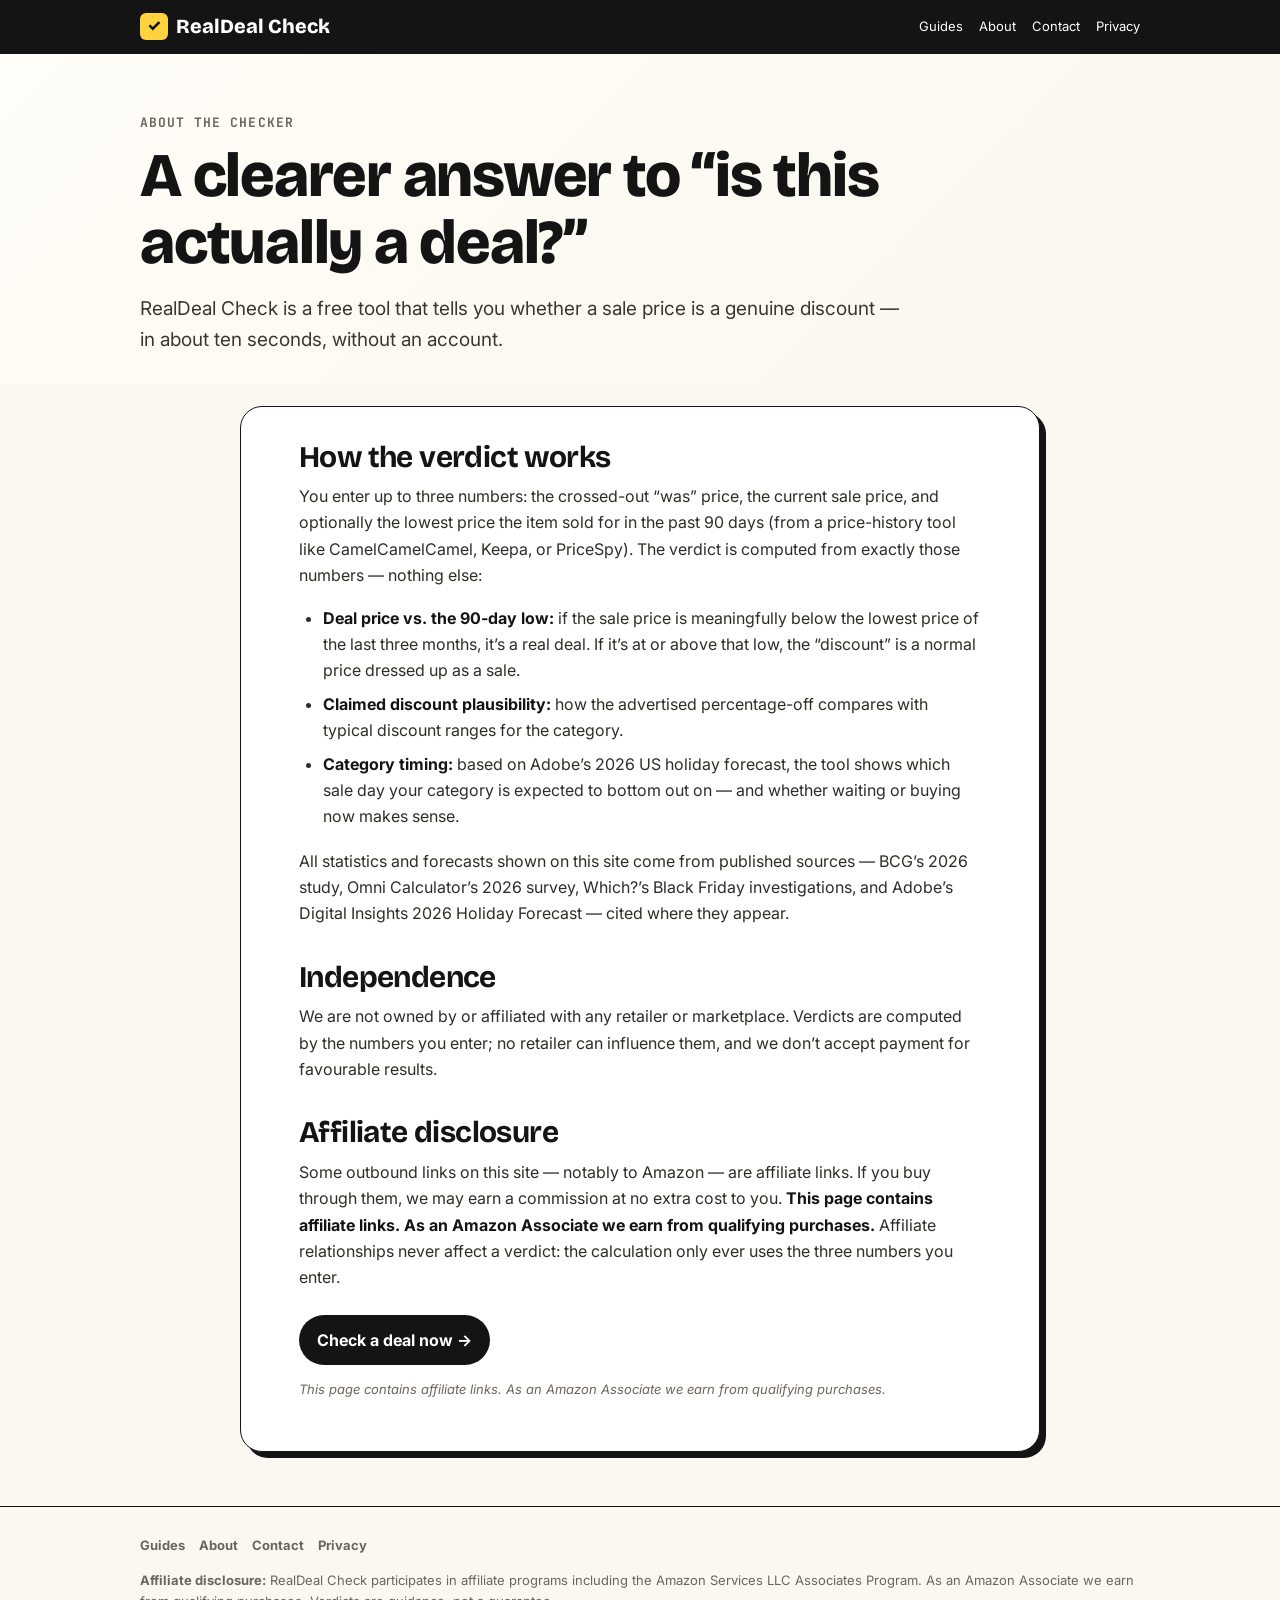
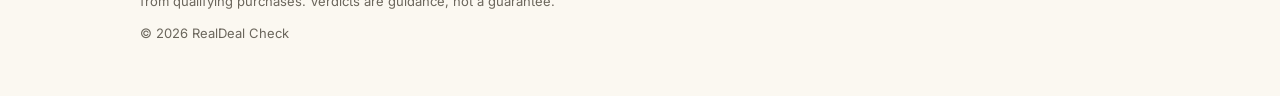
<file: about.html>
<!DOCTYPE html>
<html lang="en"><head><meta charset="utf-8"><meta name="viewport" content="width=device-width, initial-scale=1">
<title>About RealDeal Check | How the Deal Checker Works</title>
<meta name="description" content="Learn how RealDeal Check judges sale prices against 90-day lows, category timing, and realistic discount ranges.">
<link rel="canonical" href="https://hungluongkim204-ship-it.github.io/realdeal-check/about.html"><link rel="icon" href="favicon.svg" type="image/svg+xml"><link rel="stylesheet" href="page.css">
<link rel="preconnect" href="https://fonts.googleapis.com"><link rel="preconnect" href="https://fonts.gstatic.com" crossorigin><link href="https://fonts.googleapis.com/css2?family=Bricolage+Grotesque:opsz,wght@12..96,500;12..96,700;12..96,800&family=Inter:wght@400;500;600;700&family=JetBrains+Mono:wght@500;700&display=swap" rel="stylesheet"></head>
<body><div class="top"><div class="wrap"><a class="logo" href="index.html"><span class="chk">✓</span> RealDeal Check</a><nav class="site-nav" aria-label="Primary"><a href="guides/guide-best-day-to-buy-2026.html">Guides</a><a href="about.html">About</a><a href="contact.html">Contact</a><a href="privacy.html">Privacy</a></nav></div></div>
<header class="page-hero"><div class="wrap"><p class="eyebrow">About the checker</p><h1>A clearer answer to “is this actually a deal?”</h1><p class="dek">RealDeal Check is a free tool that tells you whether a sale price is a genuine discount — in about ten seconds, without an account.</p></div></header>
<main><div class="wrap"><article class="article">
<h2>How the verdict works</h2>
<p>You enter up to three numbers: the crossed-out “was” price, the current sale price, and optionally the lowest price the item sold for in the past 90 days (from a price-history tool like CamelCamelCamel, Keepa, or PriceSpy). The verdict is computed from exactly those numbers — nothing else:</p>
<ul><li><strong>Deal price vs. the 90-day low:</strong> if the sale price is meaningfully below the lowest price of the last three months, it’s a real deal. If it’s at or above that low, the “discount” is a normal price dressed up as a sale.</li><li><strong>Claimed discount plausibility:</strong> how the advertised percentage-off compares with typical discount ranges for the category.</li><li><strong>Category timing:</strong> based on Adobe’s 2026 US holiday forecast, the tool shows which sale day your category is expected to bottom out on — and whether waiting or buying now makes sense.</li></ul>
<p>All statistics and forecasts shown on this site come from published sources — BCG’s 2026 study, Omni Calculator’s 2026 survey, Which?’s Black Friday investigations, and Adobe’s Digital Insights 2026 Holiday Forecast — cited where they appear.</p>
<h2>Independence</h2><p>We are not owned by or affiliated with any retailer or marketplace. Verdicts are computed by the numbers you enter; no retailer can influence them, and we don’t accept payment for favourable results.</p>
<h2>Affiliate disclosure</h2><p>Some outbound links on this site — notably to Amazon — are affiliate links. If you buy through them, we may earn a commission at no extra cost to you. <strong>This page contains affiliate links. As an Amazon Associate we earn from qualifying purchases.</strong> Affiliate relationships never affect a verdict: the calculation only ever uses the three numbers you enter.</p>
<a class="cta" href="index.html#check">Check a deal now →</a><p class="note">This page contains affiliate links. As an Amazon Associate we earn from qualifying purchases.</p>
</article></div></main>
<footer><div class="wrap"><nav class="footer-nav" aria-label="Footer"><a href="guides/guide-best-day-to-buy-2026.html">Guides</a><a href="about.html">About</a><a href="contact.html">Contact</a><a href="privacy.html">Privacy</a></nav><p><b>Affiliate disclosure:</b> RealDeal Check participates in affiliate programs including the Amazon Services LLC Associates Program. As an Amazon Associate we earn from qualifying purchases. Verdicts are guidance, not a guarantee.</p><p>© 2026 RealDeal Check</p></div></footer></body></html>
</file>
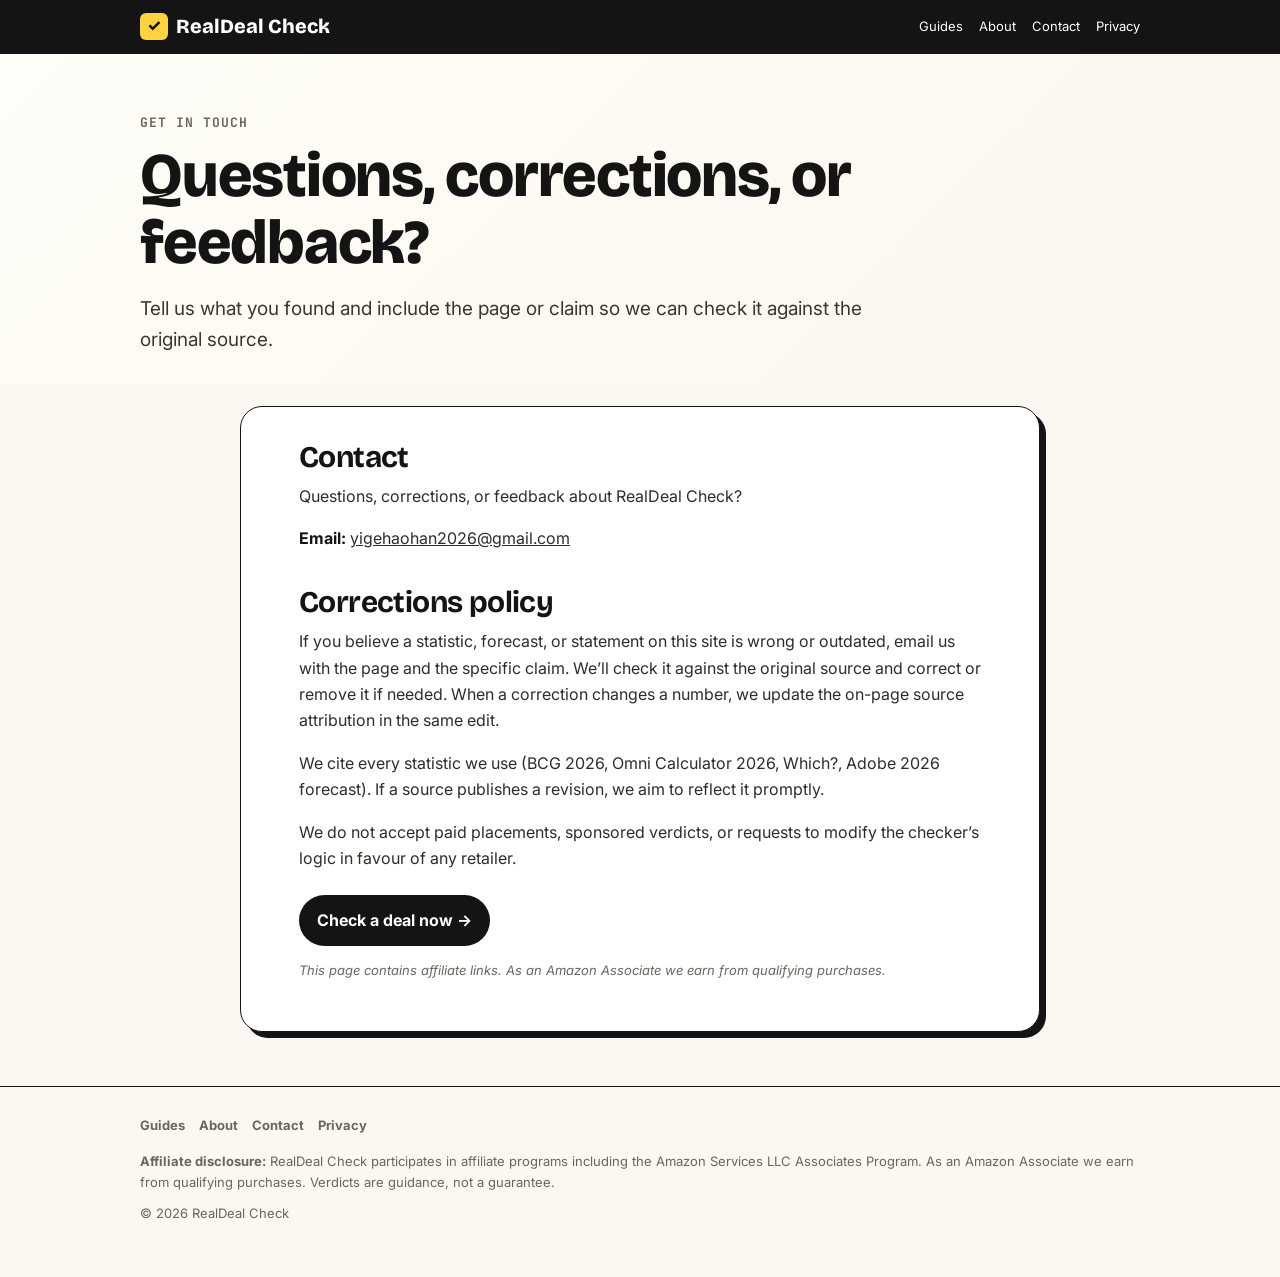
<file: contact.html>
<!DOCTYPE html>
<html lang="en"><head><meta charset="utf-8"><meta name="viewport" content="width=device-width, initial-scale=1">
<title>Contact RealDeal Check | Corrections and Feedback</title>
<meta name="description" content="Contact RealDeal Check with questions, corrections, or feedback about deal research and the price checker.">
<link rel="canonical" href="https://hungluongkim204-ship-it.github.io/realdeal-check/contact.html"><link rel="icon" href="favicon.svg" type="image/svg+xml"><link rel="stylesheet" href="page.css">
<link rel="preconnect" href="https://fonts.googleapis.com"><link rel="preconnect" href="https://fonts.gstatic.com" crossorigin><link href="https://fonts.googleapis.com/css2?family=Bricolage+Grotesque:opsz,wght@12..96,500;12..96,700;12..96,800&family=Inter:wght@400;500;600;700&family=JetBrains+Mono:wght@500;700&display=swap" rel="stylesheet"></head>
<body><div class="top"><div class="wrap"><a class="logo" href="index.html"><span class="chk">✓</span> RealDeal Check</a><nav class="site-nav" aria-label="Primary"><a href="guides/guide-best-day-to-buy-2026.html">Guides</a><a href="about.html">About</a><a href="contact.html">Contact</a><a href="privacy.html">Privacy</a></nav></div></div>
<header class="page-hero"><div class="wrap"><p class="eyebrow">Get in touch</p><h1>Questions, corrections, or feedback?</h1><p class="dek">Tell us what you found and include the page or claim so we can check it against the original source.</p></div></header>
<main><div class="wrap"><article class="article"><h2>Contact</h2><p>Questions, corrections, or feedback about RealDeal Check?</p><p><strong>Email:</strong> <a href="mailto:yigehaohan2026@gmail.com">yigehaohan2026@gmail.com</a></p><h2>Corrections policy</h2><p>If you believe a statistic, forecast, or statement on this site is wrong or outdated, email us with the page and the specific claim. We’ll check it against the original source and correct or remove it if needed. When a correction changes a number, we update the on-page source attribution in the same edit.</p><p>We cite every statistic we use (BCG 2026, Omni Calculator 2026, Which?, Adobe 2026 forecast). If a source publishes a revision, we aim to reflect it promptly.</p><p>We do not accept paid placements, sponsored verdicts, or requests to modify the checker’s logic in favour of any retailer.</p><a class="cta" href="index.html#check">Check a deal now →</a><p class="note">This page contains affiliate links. As an Amazon Associate we earn from qualifying purchases.</p></article></div></main>
<footer><div class="wrap"><nav class="footer-nav" aria-label="Footer"><a href="guides/guide-best-day-to-buy-2026.html">Guides</a><a href="about.html">About</a><a href="contact.html">Contact</a><a href="privacy.html">Privacy</a></nav><p><b>Affiliate disclosure:</b> RealDeal Check participates in affiliate programs including the Amazon Services LLC Associates Program. As an Amazon Associate we earn from qualifying purchases. Verdicts are guidance, not a guarantee.</p><p>© 2026 RealDeal Check</p></div></footer></body></html>
</file>
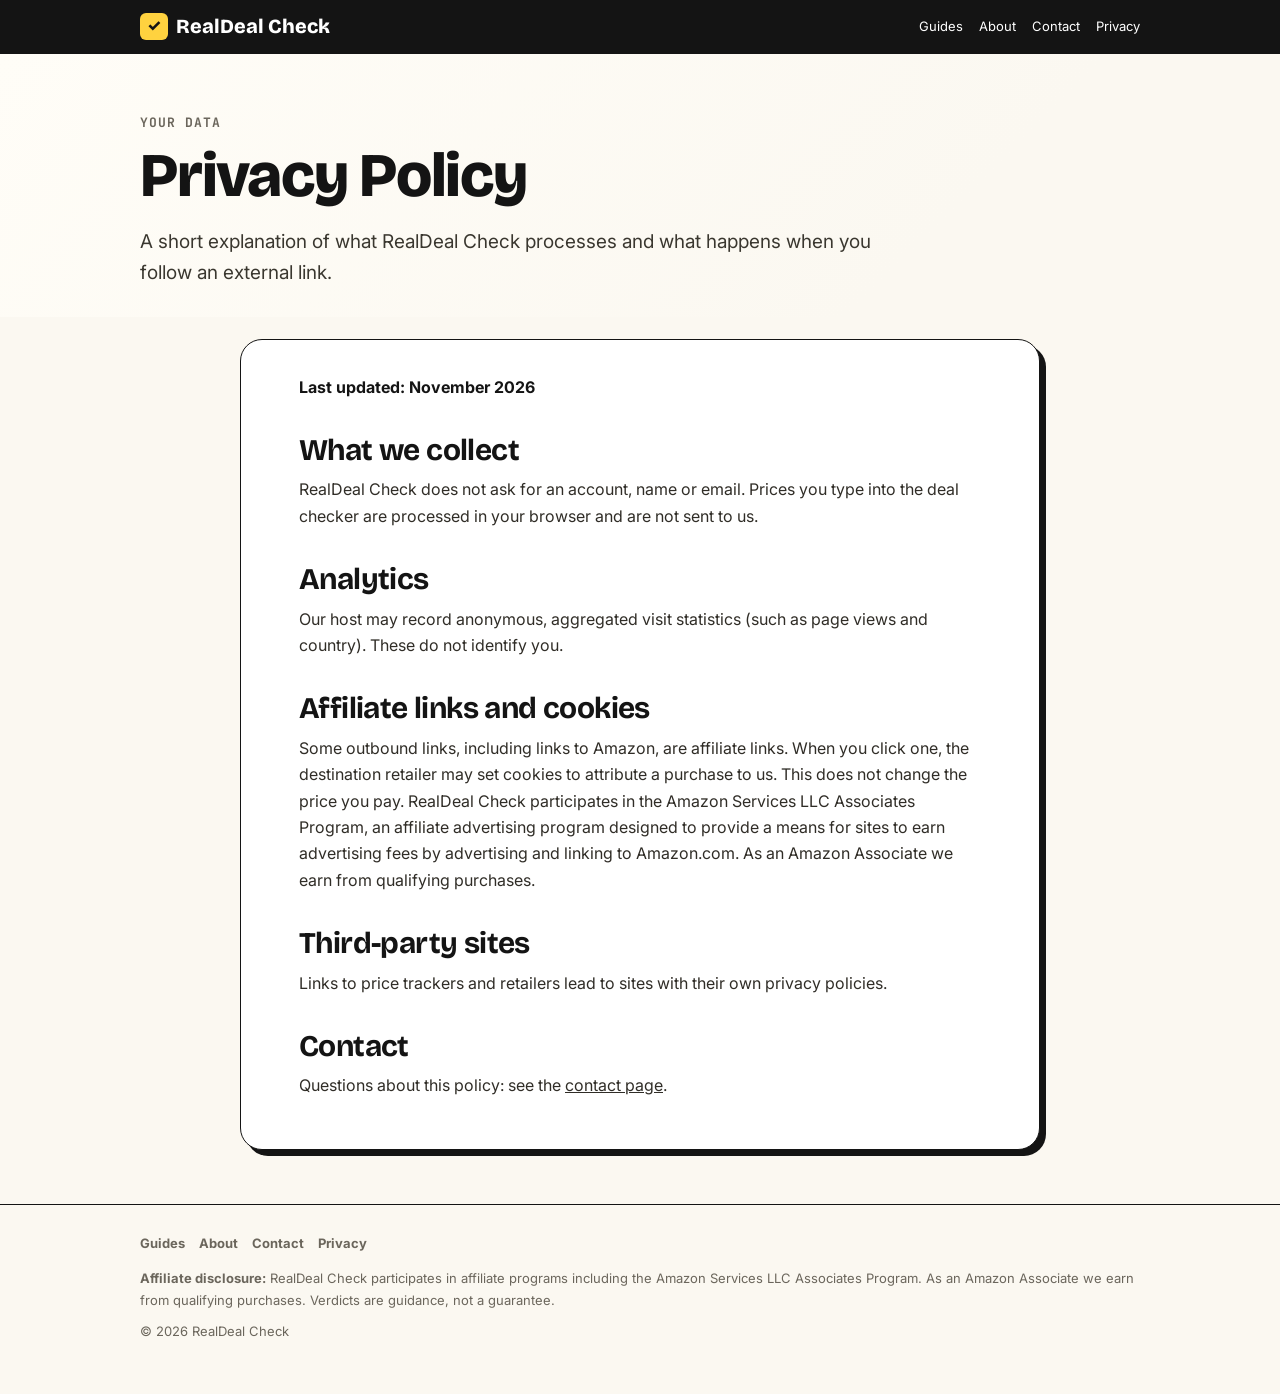
<file: privacy.html>
<!DOCTYPE html>
<html lang="en"><head><meta charset="utf-8"><meta name="viewport" content="width=device-width, initial-scale=1">
<title>Privacy Policy | RealDeal Check</title>
<meta name="description" content="The RealDeal Check privacy policy: what the site processes in your browser, hosting statistics, affiliate links, and third-party sites.">
<link rel="canonical" href="https://hungluongkim204-ship-it.github.io/realdeal-check/privacy.html"><link rel="icon" href="favicon.svg" type="image/svg+xml"><link rel="stylesheet" href="page.css">
<link rel="preconnect" href="https://fonts.googleapis.com"><link rel="preconnect" href="https://fonts.gstatic.com" crossorigin><link href="https://fonts.googleapis.com/css2?family=Bricolage+Grotesque:opsz,wght@12..96,500;12..96,700;12..96,800&family=Inter:wght@400;500;600;700&family=JetBrains+Mono:wght@500;700&display=swap" rel="stylesheet"></head>
<body><div class="top"><div class="wrap"><a class="logo" href="index.html"><span class="chk">✓</span> RealDeal Check</a><nav class="site-nav" aria-label="Primary"><a href="guides/guide-best-day-to-buy-2026.html">Guides</a><a href="about.html">About</a><a href="contact.html">Contact</a><a href="privacy.html">Privacy</a></nav></div></div>
<header class="page-hero"><div class="wrap"><p class="eyebrow">Your data</p><h1>Privacy Policy</h1><p class="dek">A short explanation of what RealDeal Check processes and what happens when you follow an external link.</p></div></header>
<main><div class="wrap"><article class="article"><p><strong>Last updated: November 2026</strong></p><h2>What we collect</h2><p>RealDeal Check does not ask for an account, name or email. Prices you type into the deal checker are processed in your browser and are not sent to us.</p><h2>Analytics</h2><p>Our host may record anonymous, aggregated visit statistics (such as page views and country). These do not identify you.</p><h2>Affiliate links and cookies</h2><p>Some outbound links, including links to Amazon, are affiliate links. When you click one, the destination retailer may set cookies to attribute a purchase to us. This does not change the price you pay. RealDeal Check participates in the Amazon Services LLC Associates Program, an affiliate advertising program designed to provide a means for sites to earn advertising fees by advertising and linking to Amazon.com. As an Amazon Associate we earn from qualifying purchases.</p><h2>Third-party sites</h2><p>Links to price trackers and retailers lead to sites with their own privacy policies.</p><h2>Contact</h2><p>Questions about this policy: see the <a href="contact.html">contact page</a>.</p></article></div></main>
<footer><div class="wrap"><nav class="footer-nav" aria-label="Footer"><a href="guides/guide-best-day-to-buy-2026.html">Guides</a><a href="about.html">About</a><a href="contact.html">Contact</a><a href="privacy.html">Privacy</a></nav><p><b>Affiliate disclosure:</b> RealDeal Check participates in affiliate programs including the Amazon Services LLC Associates Program. As an Amazon Associate we earn from qualifying purchases. Verdicts are guidance, not a guarantee.</p><p>© 2026 RealDeal Check</p></div></footer></body></html>
</file>
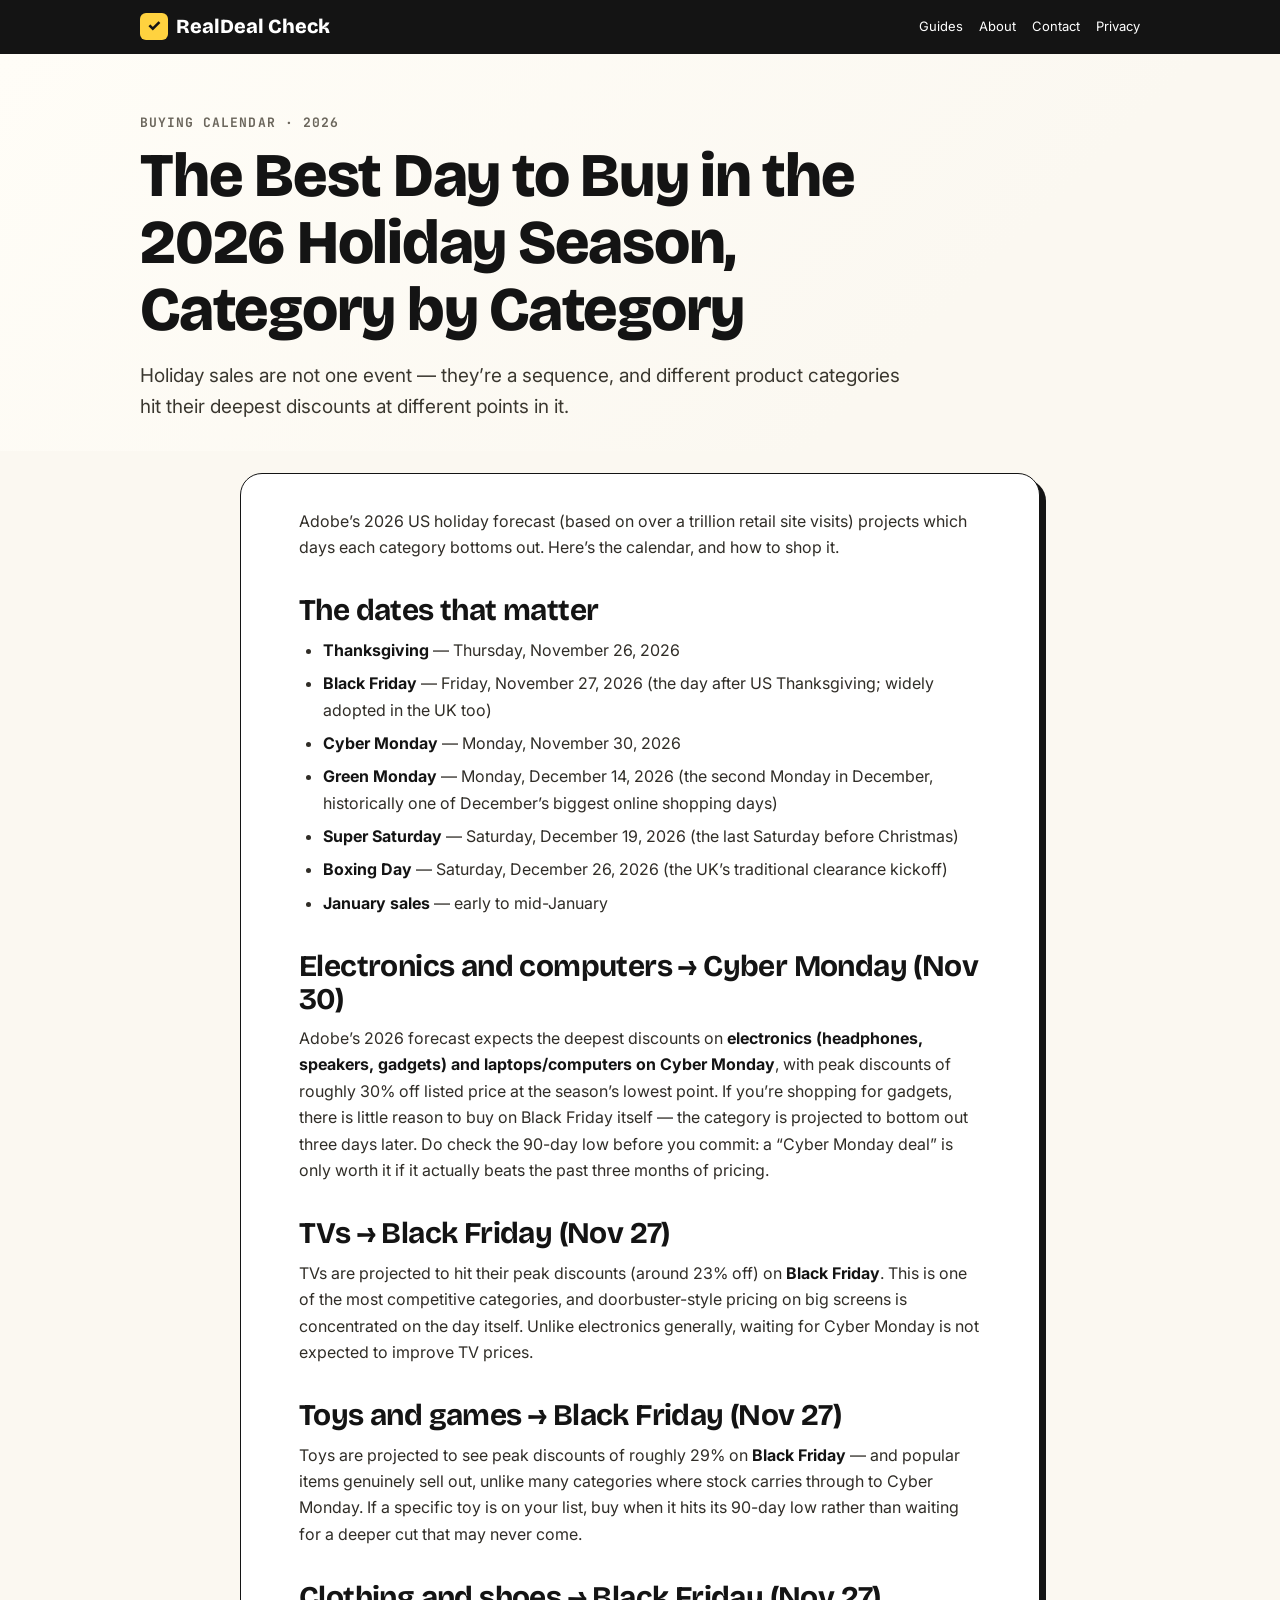
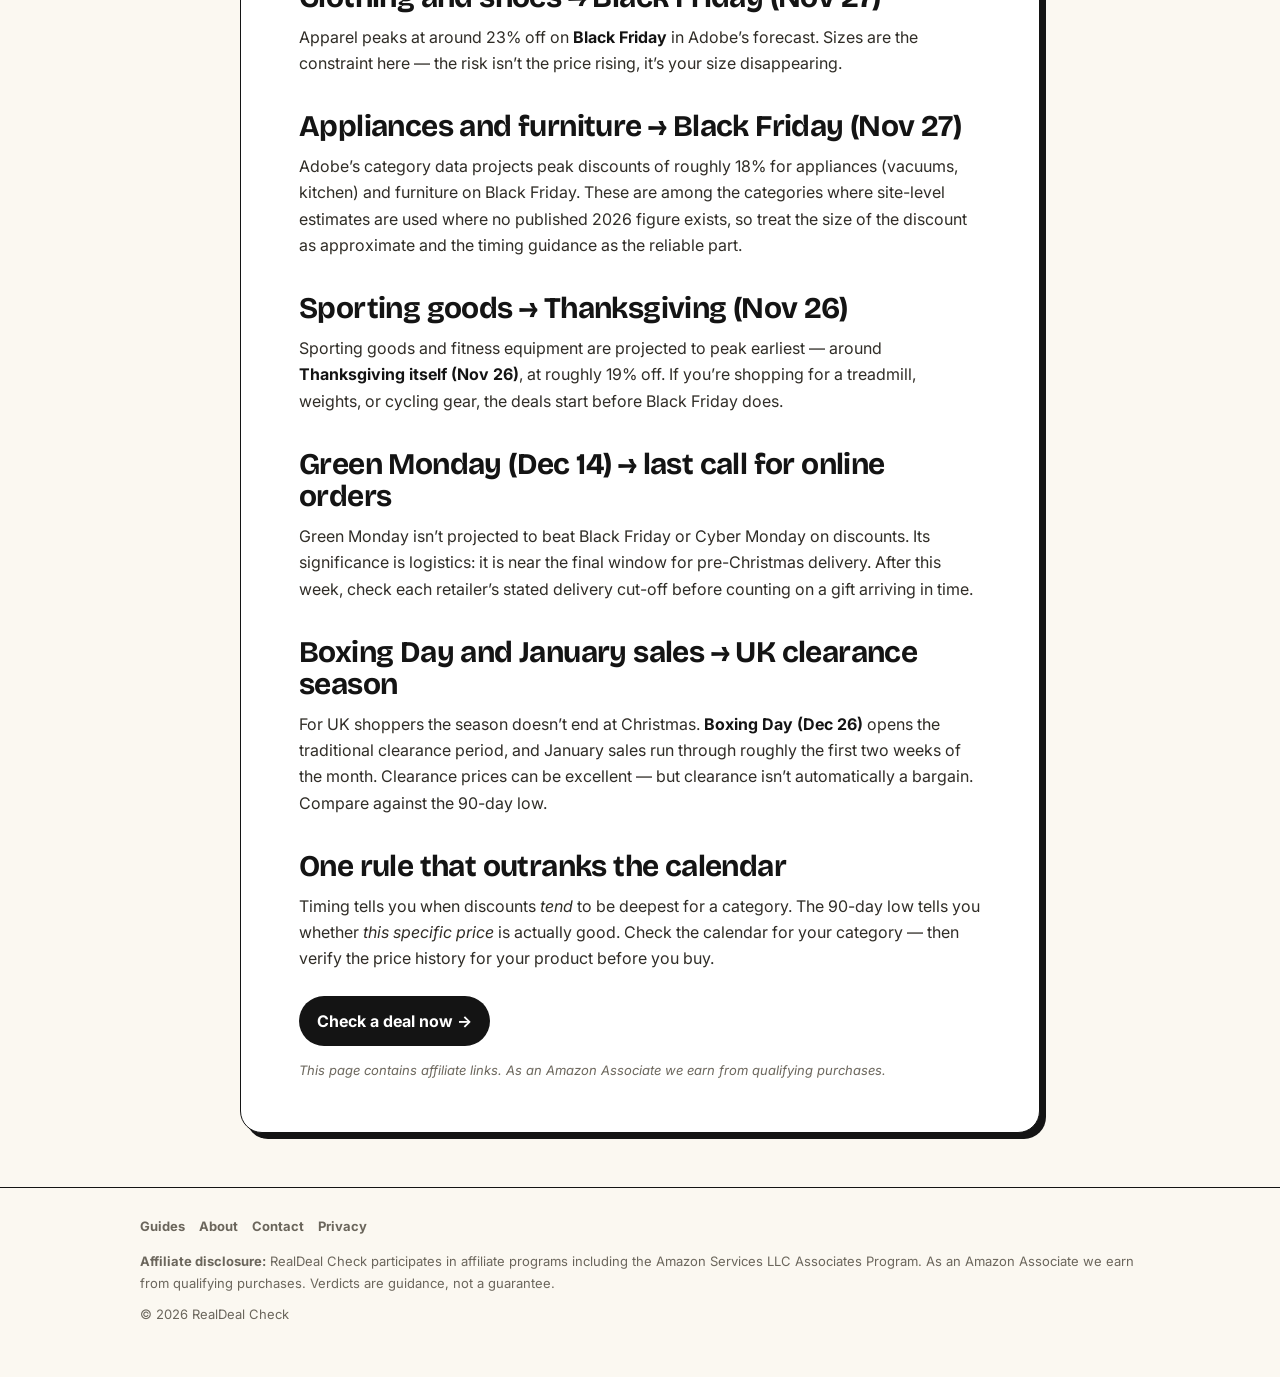
<file: guides/guide-best-day-to-buy-2026.html>
<!DOCTYPE html>
<html lang="en"><head><meta charset="utf-8"><meta name="viewport" content="width=device-width, initial-scale=1">
<title>The Best Day to Buy in 2026, by Category | RealDeal Check</title>
<meta name="description" content="A category-by-category guide to the best days to buy during the 2026 holiday shopping season, plus the 90-day low test.">
<link rel="canonical" href="https://hungluongkim204-ship-it.github.io/realdeal-check/guides/guide-best-day-to-buy-2026.html"><link rel="icon" href="../favicon.svg" type="image/svg+xml"><link rel="stylesheet" href="../page.css">
<link rel="preconnect" href="https://fonts.googleapis.com"><link rel="preconnect" href="https://fonts.gstatic.com" crossorigin><link href="https://fonts.googleapis.com/css2?family=Bricolage+Grotesque:opsz,wght@12..96,500;12..96,700;12..96,800&family=Inter:wght@400;500;600;700&family=JetBrains+Mono:wght@500;700&display=swap" rel="stylesheet"></head>
<body><div class="top"><div class="wrap"><a class="logo" href="../index.html"><span class="chk">✓</span> RealDeal Check</a><nav class="site-nav" aria-label="Primary"><a href="guide-best-day-to-buy-2026.html">Guides</a><a href="../about.html">About</a><a href="../contact.html">Contact</a><a href="../privacy.html">Privacy</a></nav></div></div>
<header class="page-hero"><div class="wrap"><p class="eyebrow">Buying calendar · 2026</p><h1>The Best Day to Buy in the 2026 Holiday Season, Category by Category</h1><p class="dek">Holiday sales are not one event — they’re a sequence, and different product categories hit their deepest discounts at different points in it.</p></div></header>
<main><div class="wrap"><article class="article"><p>Adobe’s 2026 US holiday forecast (based on over a trillion retail site visits) projects which days each category bottoms out. Here’s the calendar, and how to shop it.</p>
<h2>The dates that matter</h2><ul><li><strong>Thanksgiving</strong> — Thursday, November 26, 2026</li><li><strong>Black Friday</strong> — Friday, November 27, 2026 (the day after US Thanksgiving; widely adopted in the UK too)</li><li><strong>Cyber Monday</strong> — Monday, November 30, 2026</li><li><strong>Green Monday</strong> — Monday, December 14, 2026 (the second Monday in December, historically one of December’s biggest online shopping days)</li><li><strong>Super Saturday</strong> — Saturday, December 19, 2026 (the last Saturday before Christmas)</li><li><strong>Boxing Day</strong> — Saturday, December 26, 2026 (the UK’s traditional clearance kickoff)</li><li><strong>January sales</strong> — early to mid-January</li></ul>
<h2>Electronics and computers → Cyber Monday (Nov 30)</h2><p>Adobe’s 2026 forecast expects the deepest discounts on <strong>electronics (headphones, speakers, gadgets) and laptops/computers on Cyber Monday</strong>, with peak discounts of roughly 30% off listed price at the season’s lowest point. If you’re shopping for gadgets, there is little reason to buy on Black Friday itself — the category is projected to bottom out three days later. Do check the 90-day low before you commit: a “Cyber Monday deal” is only worth it if it actually beats the past three months of pricing.</p>
<h2>TVs → Black Friday (Nov 27)</h2><p>TVs are projected to hit their peak discounts (around 23% off) on <strong>Black Friday</strong>. This is one of the most competitive categories, and doorbuster-style pricing on big screens is concentrated on the day itself. Unlike electronics generally, waiting for Cyber Monday is not expected to improve TV prices.</p>
<h2>Toys and games → Black Friday (Nov 27)</h2><p>Toys are projected to see peak discounts of roughly 29% on <strong>Black Friday</strong> — and popular items genuinely sell out, unlike many categories where stock carries through to Cyber Monday. If a specific toy is on your list, buy when it hits its 90-day low rather than waiting for a deeper cut that may never come.</p>
<h2>Clothing and shoes → Black Friday (Nov 27)</h2><p>Apparel peaks at around 23% off on <strong>Black Friday</strong> in Adobe’s forecast. Sizes are the constraint here — the risk isn’t the price rising, it’s your size disappearing.</p>
<h2>Appliances and furniture → Black Friday (Nov 27)</h2><p>Adobe’s category data projects peak discounts of roughly 18% for appliances (vacuums, kitchen) and furniture on Black Friday. These are among the categories where site-level estimates are used where no published 2026 figure exists, so treat the size of the discount as approximate and the timing guidance as the reliable part.</p>
<h2>Sporting goods → Thanksgiving (Nov 26)</h2><p>Sporting goods and fitness equipment are projected to peak earliest — around <strong>Thanksgiving itself (Nov 26)</strong>, at roughly 19% off. If you’re shopping for a treadmill, weights, or cycling gear, the deals start before Black Friday does.</p>
<h2>Green Monday (Dec 14) → last call for online orders</h2><p>Green Monday isn’t projected to beat Black Friday or Cyber Monday on discounts. Its significance is logistics: it is near the final window for pre-Christmas delivery. After this week, check each retailer’s stated delivery cut-off before counting on a gift arriving in time.</p>
<h2>Boxing Day and January sales → UK clearance season</h2><p>For UK shoppers the season doesn’t end at Christmas. <strong>Boxing Day (Dec 26)</strong> opens the traditional clearance period, and January sales run through roughly the first two weeks of the month. Clearance prices can be excellent — but clearance isn’t automatically a bargain. Compare against the 90-day low.</p>
<h2>One rule that outranks the calendar</h2><p>Timing tells you when discounts <em>tend</em> to be deepest for a category. The 90-day low tells you whether <em>this specific price</em> is actually good. Check the calendar for your category — then verify the price history for your product before you buy.</p>
<a class="cta" href="../index.html#check">Check a deal now →</a><p class="note">This page contains affiliate links. As an Amazon Associate we earn from qualifying purchases.</p></article></div></main>
<footer><div class="wrap"><nav class="footer-nav" aria-label="Footer"><a href="guide-best-day-to-buy-2026.html">Guides</a><a href="../about.html">About</a><a href="../contact.html">Contact</a><a href="../privacy.html">Privacy</a></nav><p><b>Affiliate disclosure:</b> RealDeal Check participates in affiliate programs including the Amazon Services LLC Associates Program. As an Amazon Associate we earn from qualifying purchases. Verdicts are guidance, not a guarantee.</p><p>© 2026 RealDeal Check</p></div></footer></body></html>
</file>
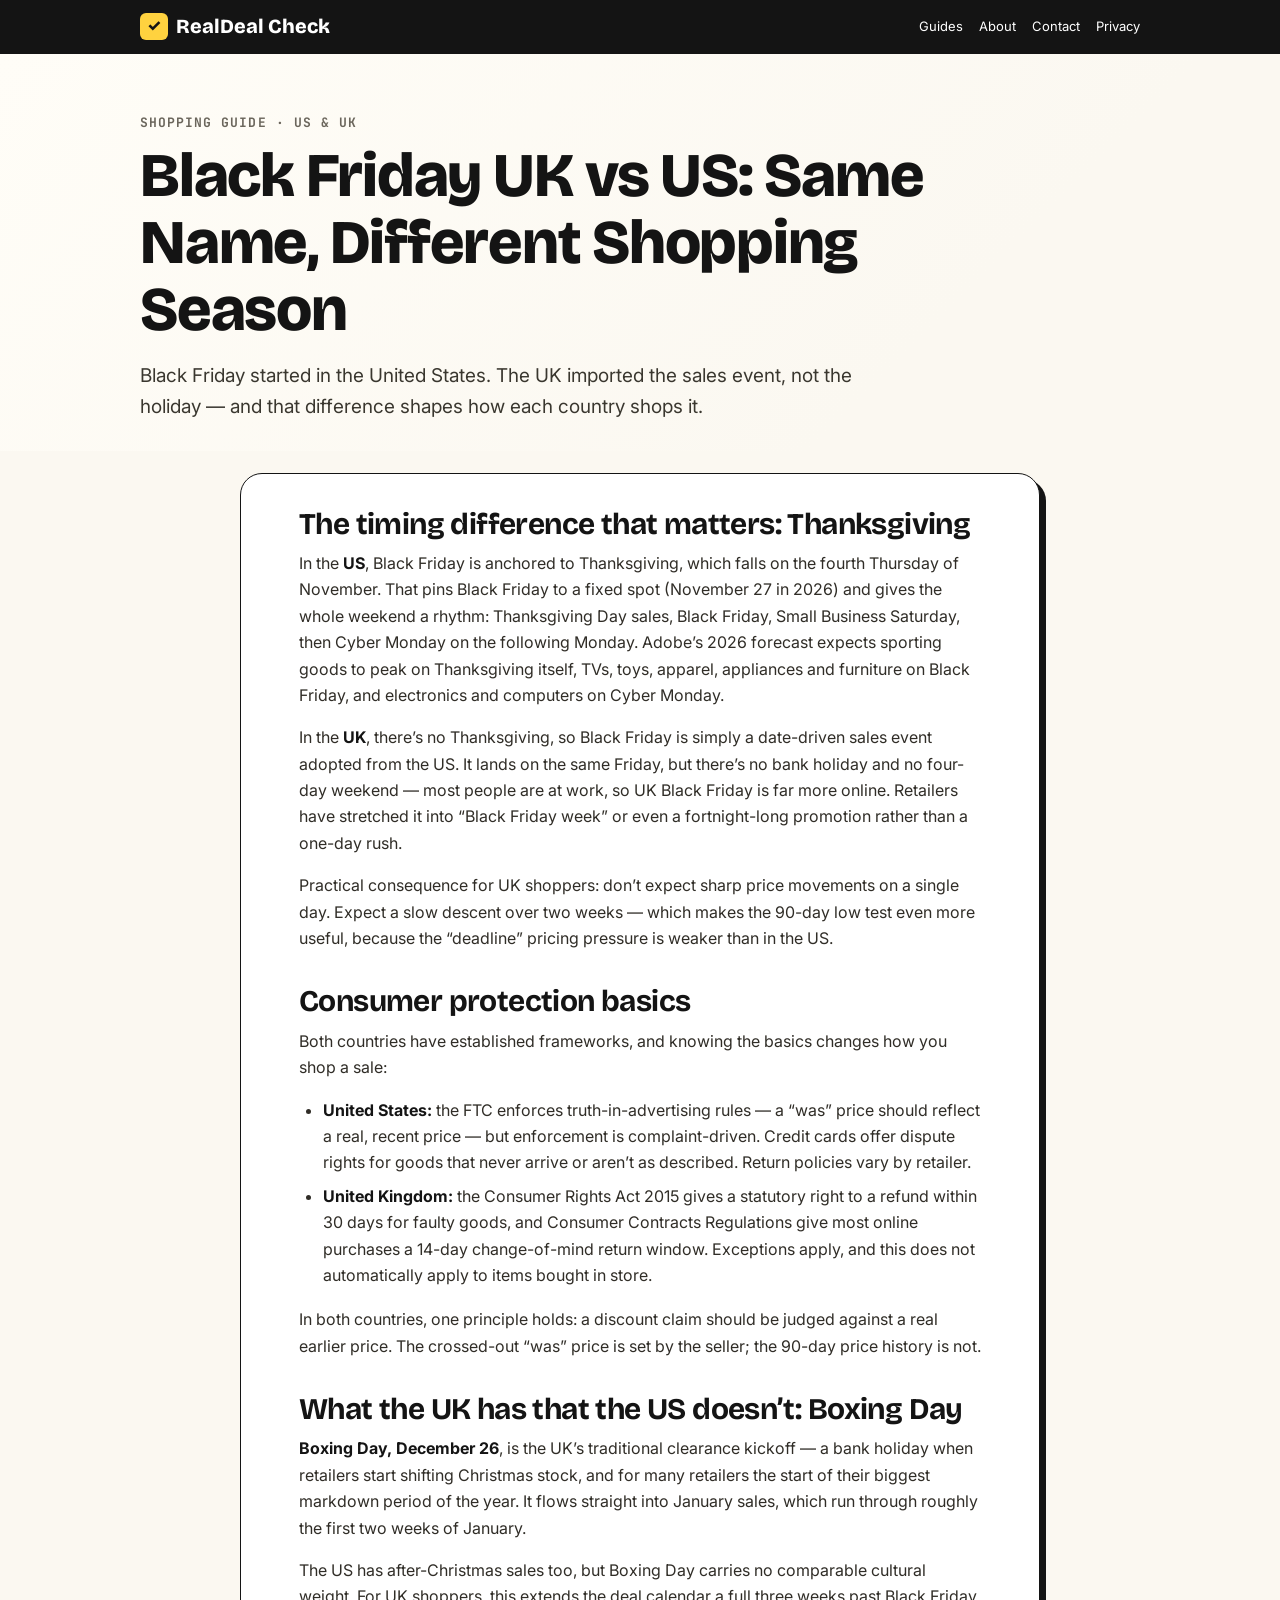
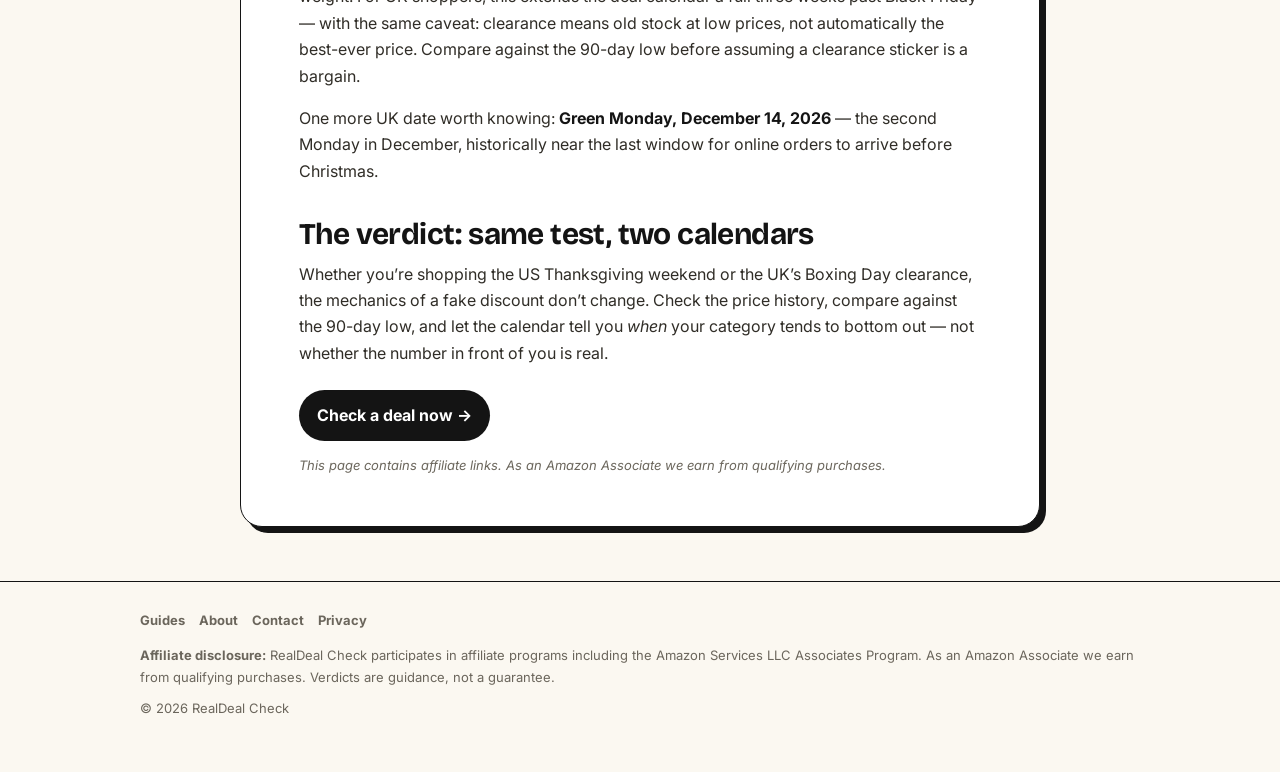
<file: guides/guide-black-friday-uk-vs-us.html>
<!DOCTYPE html>
<html lang="en"><head><meta charset="utf-8"><meta name="viewport" content="width=device-width, initial-scale=1">
<title>Black Friday UK vs US: Same Name, Different Season | RealDeal Check</title>
<meta name="description" content="How Black Friday shopping differs in the UK and US, including timing, consumer protections, Boxing Day, and the same price-history test.">
<link rel="canonical" href="https://hungluongkim204-ship-it.github.io/realdeal-check/guides/guide-black-friday-uk-vs-us.html"><link rel="icon" href="../favicon.svg" type="image/svg+xml"><link rel="stylesheet" href="../page.css">
<link rel="preconnect" href="https://fonts.googleapis.com"><link rel="preconnect" href="https://fonts.gstatic.com" crossorigin><link href="https://fonts.googleapis.com/css2?family=Bricolage+Grotesque:opsz,wght@12..96,500;12..96,700;12..96,800&family=Inter:wght@400;500;600;700&family=JetBrains+Mono:wght@500;700&display=swap" rel="stylesheet"></head>
<body><div class="top"><div class="wrap"><a class="logo" href="../index.html"><span class="chk">✓</span> RealDeal Check</a><nav class="site-nav" aria-label="Primary"><a href="guide-best-day-to-buy-2026.html">Guides</a><a href="../about.html">About</a><a href="../contact.html">Contact</a><a href="../privacy.html">Privacy</a></nav></div></div>
<header class="page-hero"><div class="wrap"><p class="eyebrow">Shopping guide · US &amp; UK</p><h1>Black Friday UK vs US: Same Name, Different Shopping Season</h1><p class="dek">Black Friday started in the United States. The UK imported the sales event, not the holiday — and that difference shapes how each country shops it.</p></div></header>
<main><div class="wrap"><article class="article"><h2>The timing difference that matters: Thanksgiving</h2><p>In the <strong>US</strong>, Black Friday is anchored to Thanksgiving, which falls on the fourth Thursday of November. That pins Black Friday to a fixed spot (November 27 in 2026) and gives the whole weekend a rhythm: Thanksgiving Day sales, Black Friday, Small Business Saturday, then Cyber Monday on the following Monday. Adobe’s 2026 forecast expects sporting goods to peak on Thanksgiving itself, TVs, toys, apparel, appliances and furniture on Black Friday, and electronics and computers on Cyber Monday.</p><p>In the <strong>UK</strong>, there’s no Thanksgiving, so Black Friday is simply a date-driven sales event adopted from the US. It lands on the same Friday, but there’s no bank holiday and no four-day weekend — most people are at work, so UK Black Friday is far more online. Retailers have stretched it into “Black Friday week” or even a fortnight-long promotion rather than a one-day rush.</p><p>Practical consequence for UK shoppers: don’t expect sharp price movements on a single day. Expect a slow descent over two weeks — which makes the 90-day low test even more useful, because the “deadline” pricing pressure is weaker than in the US.</p>
<h2>Consumer protection basics</h2><p>Both countries have established frameworks, and knowing the basics changes how you shop a sale:</p><ul><li><strong>United States:</strong> the FTC enforces truth-in-advertising rules — a “was” price should reflect a real, recent price — but enforcement is complaint-driven. Credit cards offer dispute rights for goods that never arrive or aren’t as described. Return policies vary by retailer.</li><li><strong>United Kingdom:</strong> the Consumer Rights Act 2015 gives a statutory right to a refund within 30 days for faulty goods, and Consumer Contracts Regulations give most online purchases a 14-day change-of-mind return window. Exceptions apply, and this does not automatically apply to items bought in store.</li></ul><p>In both countries, one principle holds: a discount claim should be judged against a real earlier price. The crossed-out “was” price is set by the seller; the 90-day price history is not.</p>
<h2>What the UK has that the US doesn’t: Boxing Day</h2><p><strong>Boxing Day, December 26</strong>, is the UK’s traditional clearance kickoff — a bank holiday when retailers start shifting Christmas stock, and for many retailers the start of their biggest markdown period of the year. It flows straight into January sales, which run through roughly the first two weeks of January.</p><p>The US has after-Christmas sales too, but Boxing Day carries no comparable cultural weight. For UK shoppers, this extends the deal calendar a full three weeks past Black Friday — with the same caveat: clearance means old stock at low prices, not automatically the best-ever price. Compare against the 90-day low before assuming a clearance sticker is a bargain.</p><p>One more UK date worth knowing: <strong>Green Monday, December 14, 2026</strong> — the second Monday in December, historically near the last window for online orders to arrive before Christmas.</p>
<h2>The verdict: same test, two calendars</h2><p>Whether you’re shopping the US Thanksgiving weekend or the UK’s Boxing Day clearance, the mechanics of a fake discount don’t change. Check the price history, compare against the 90-day low, and let the calendar tell you <em>when</em> your category tends to bottom out — not whether the number in front of you is real.</p><a class="cta" href="../index.html#check">Check a deal now →</a><p class="note">This page contains affiliate links. As an Amazon Associate we earn from qualifying purchases.</p></article></div></main>
<footer><div class="wrap"><nav class="footer-nav" aria-label="Footer"><a href="guide-best-day-to-buy-2026.html">Guides</a><a href="../about.html">About</a><a href="../contact.html">Contact</a><a href="../privacy.html">Privacy</a></nav><p><b>Affiliate disclosure:</b> RealDeal Check participates in affiliate programs including the Amazon Services LLC Associates Program. As an Amazon Associate we earn from qualifying purchases. Verdicts are guidance, not a guarantee.</p><p>© 2026 RealDeal Check</p></div></footer></body></html>
</file>
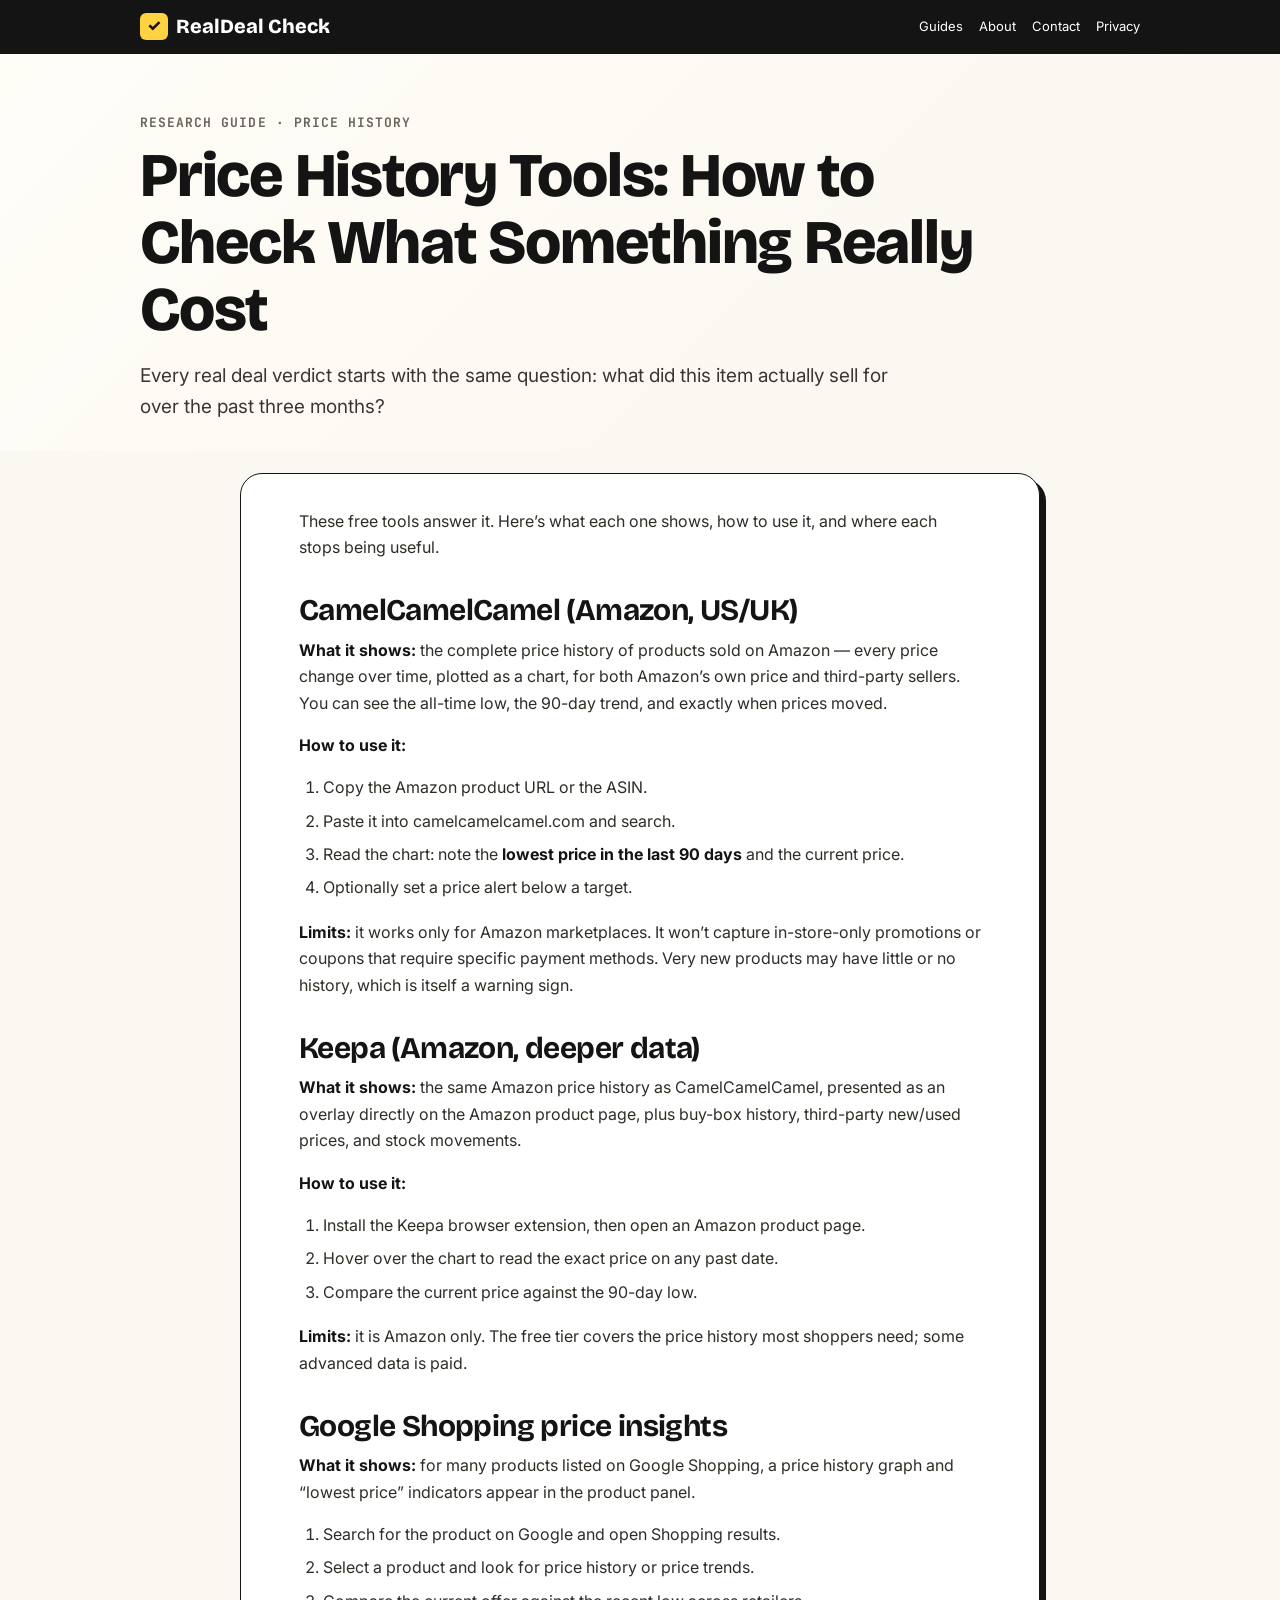
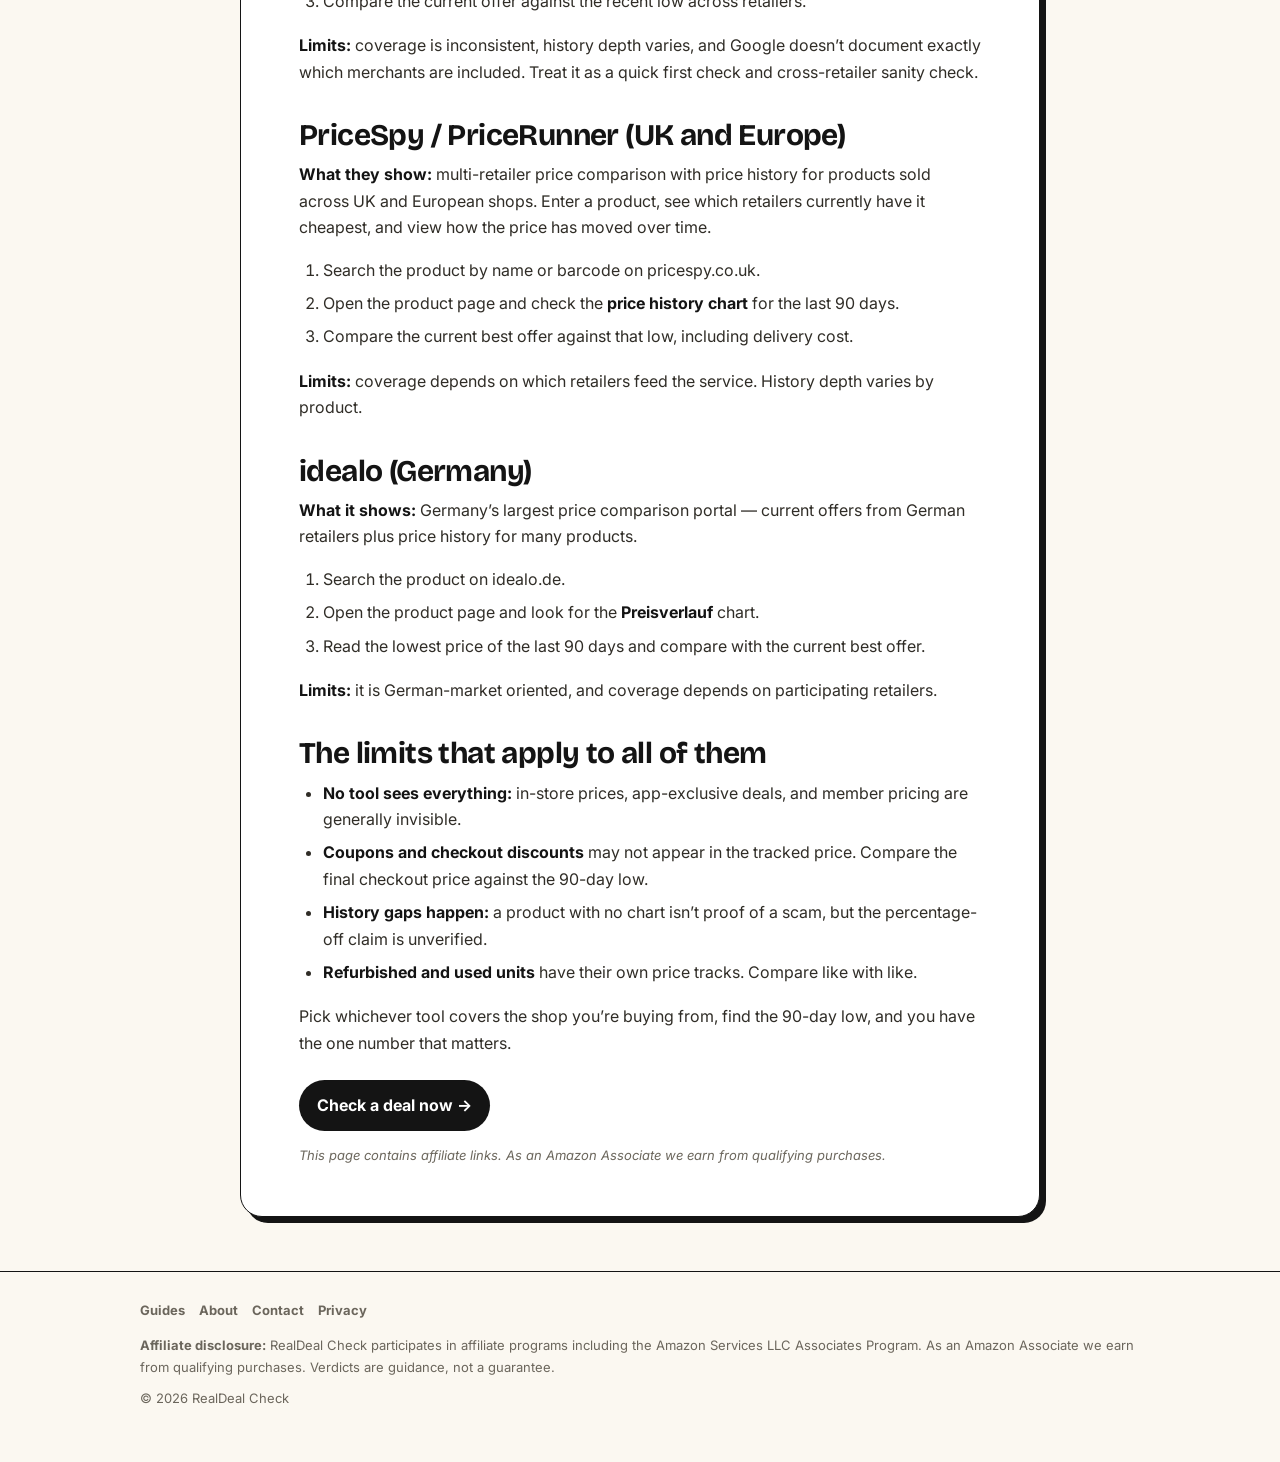
<file: guides/guide-price-history-tools.html>
<!DOCTYPE html>
<html lang="en"><head><meta charset="utf-8"><meta name="viewport" content="width=device-width, initial-scale=1">
<title>Price History Tools: Check What Something Really Cost | RealDeal Check</title>
<meta name="description" content="How to use CamelCamelCamel, Keepa, Google Shopping, PriceSpy, PriceRunner, and idealo to find a product's real 90-day low.">
<link rel="canonical" href="https://hungluongkim204-ship-it.github.io/realdeal-check/guides/guide-price-history-tools.html"><link rel="icon" href="../favicon.svg" type="image/svg+xml"><link rel="stylesheet" href="../page.css">
<link rel="preconnect" href="https://fonts.googleapis.com"><link rel="preconnect" href="https://fonts.gstatic.com" crossorigin><link href="https://fonts.googleapis.com/css2?family=Bricolage+Grotesque:opsz,wght@12..96,500;12..96,700;12..96,800&family=Inter:wght@400;500;600;700&family=JetBrains+Mono:wght@500;700&display=swap" rel="stylesheet"></head>
<body><div class="top"><div class="wrap"><a class="logo" href="../index.html"><span class="chk">✓</span> RealDeal Check</a><nav class="site-nav" aria-label="Primary"><a href="guide-best-day-to-buy-2026.html">Guides</a><a href="../about.html">About</a><a href="../contact.html">Contact</a><a href="../privacy.html">Privacy</a></nav></div></div>
<header class="page-hero"><div class="wrap"><p class="eyebrow">Research guide · price history</p><h1>Price History Tools: How to Check What Something Really Cost</h1><p class="dek">Every real deal verdict starts with the same question: what did this item actually sell for over the past three months?</p></div></header>
<main><div class="wrap"><article class="article"><p>These free tools answer it. Here’s what each one shows, how to use it, and where each stops being useful.</p>
<h2>CamelCamelCamel (Amazon, US/UK)</h2><p><strong>What it shows:</strong> the complete price history of products sold on Amazon — every price change over time, plotted as a chart, for both Amazon’s own price and third-party sellers. You can see the all-time low, the 90-day trend, and exactly when prices moved.</p><p><strong>How to use it:</strong></p><ol><li>Copy the Amazon product URL or the ASIN.</li><li>Paste it into camelcamelcamel.com and search.</li><li>Read the chart: note the <strong>lowest price in the last 90 days</strong> and the current price.</li><li>Optionally set a price alert below a target.</li></ol><p><strong>Limits:</strong> it works only for Amazon marketplaces. It won’t capture in-store-only promotions or coupons that require specific payment methods. Very new products may have little or no history, which is itself a warning sign.</p>
<h2>Keepa (Amazon, deeper data)</h2><p><strong>What it shows:</strong> the same Amazon price history as CamelCamelCamel, presented as an overlay directly on the Amazon product page, plus buy-box history, third-party new/used prices, and stock movements.</p><p><strong>How to use it:</strong></p><ol><li>Install the Keepa browser extension, then open an Amazon product page.</li><li>Hover over the chart to read the exact price on any past date.</li><li>Compare the current price against the 90-day low.</li></ol><p><strong>Limits:</strong> it is Amazon only. The free tier covers the price history most shoppers need; some advanced data is paid.</p>
<h2>Google Shopping price insights</h2><p><strong>What it shows:</strong> for many products listed on Google Shopping, a price history graph and “lowest price” indicators appear in the product panel.</p><ol><li>Search for the product on Google and open Shopping results.</li><li>Select a product and look for price history or price trends.</li><li>Compare the current offer against the recent low across retailers.</li></ol><p><strong>Limits:</strong> coverage is inconsistent, history depth varies, and Google doesn’t document exactly which merchants are included. Treat it as a quick first check and cross-retailer sanity check.</p>
<h2>PriceSpy / PriceRunner (UK and Europe)</h2><p><strong>What they show:</strong> multi-retailer price comparison with price history for products sold across UK and European shops. Enter a product, see which retailers currently have it cheapest, and view how the price has moved over time.</p><ol><li>Search the product by name or barcode on pricespy.co.uk.</li><li>Open the product page and check the <strong>price history chart</strong> for the last 90 days.</li><li>Compare the current best offer against that low, including delivery cost.</li></ol><p><strong>Limits:</strong> coverage depends on which retailers feed the service. History depth varies by product.</p>
<h2>idealo (Germany)</h2><p><strong>What it shows:</strong> Germany’s largest price comparison portal — current offers from German retailers plus price history for many products.</p><ol><li>Search the product on idealo.de.</li><li>Open the product page and look for the <strong>Preisverlauf</strong> chart.</li><li>Read the lowest price of the last 90 days and compare with the current best offer.</li></ol><p><strong>Limits:</strong> it is German-market oriented, and coverage depends on participating retailers.</p>
<h2>The limits that apply to all of them</h2><ul><li><strong>No tool sees everything:</strong> in-store prices, app-exclusive deals, and member pricing are generally invisible.</li><li><strong>Coupons and checkout discounts</strong> may not appear in the tracked price. Compare the final checkout price against the 90-day low.</li><li><strong>History gaps happen:</strong> a product with no chart isn’t proof of a scam, but the percentage-off claim is unverified.</li><li><strong>Refurbished and used units</strong> have their own price tracks. Compare like with like.</li></ul><p>Pick whichever tool covers the shop you’re buying from, find the 90-day low, and you have the one number that matters.</p><a class="cta" href="../index.html#check">Check a deal now →</a><p class="note">This page contains affiliate links. As an Amazon Associate we earn from qualifying purchases.</p></article></div></main>
<footer><div class="wrap"><nav class="footer-nav" aria-label="Footer"><a href="guide-best-day-to-buy-2026.html">Guides</a><a href="../about.html">About</a><a href="../contact.html">Contact</a><a href="../privacy.html">Privacy</a></nav><p><b>Affiliate disclosure:</b> RealDeal Check participates in affiliate programs including the Amazon Services LLC Associates Program. As an Amazon Associate we earn from qualifying purchases. Verdicts are guidance, not a guarantee.</p><p>© 2026 RealDeal Check</p></div></footer></body></html>
</file>
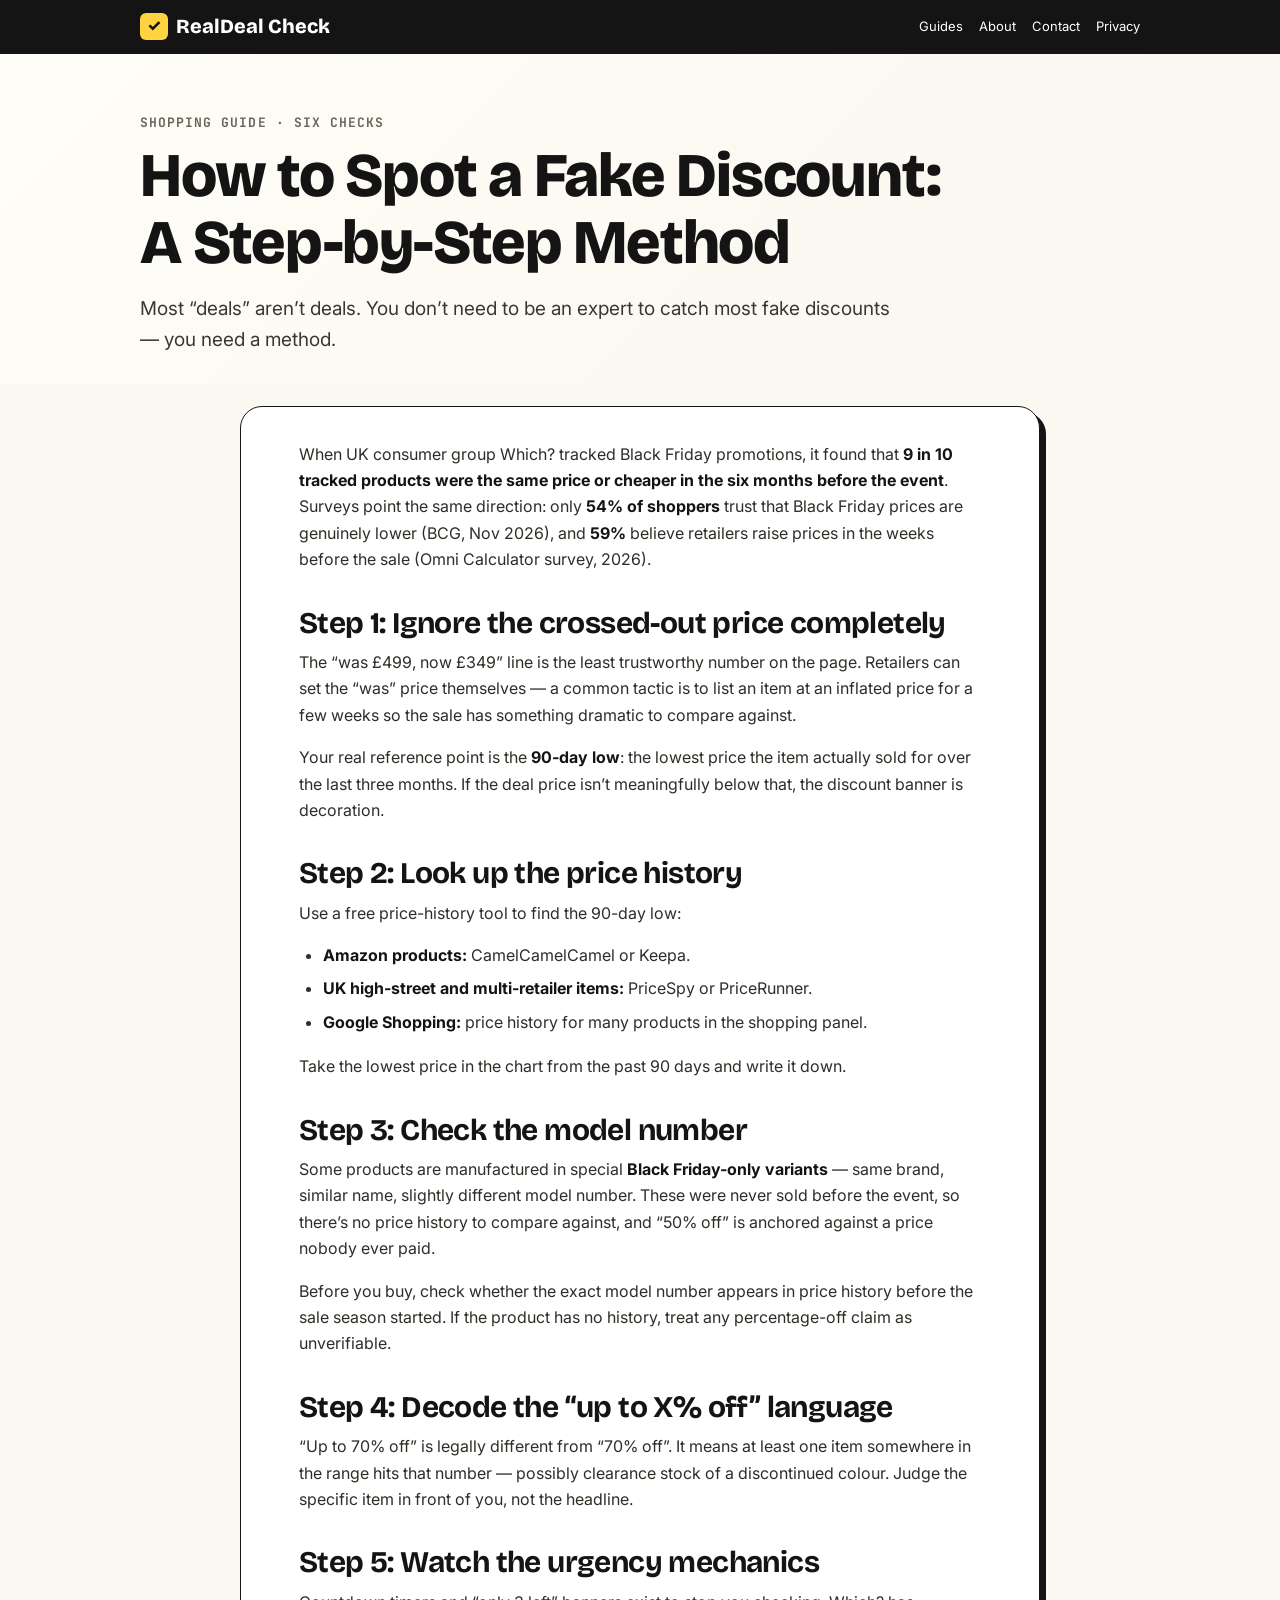
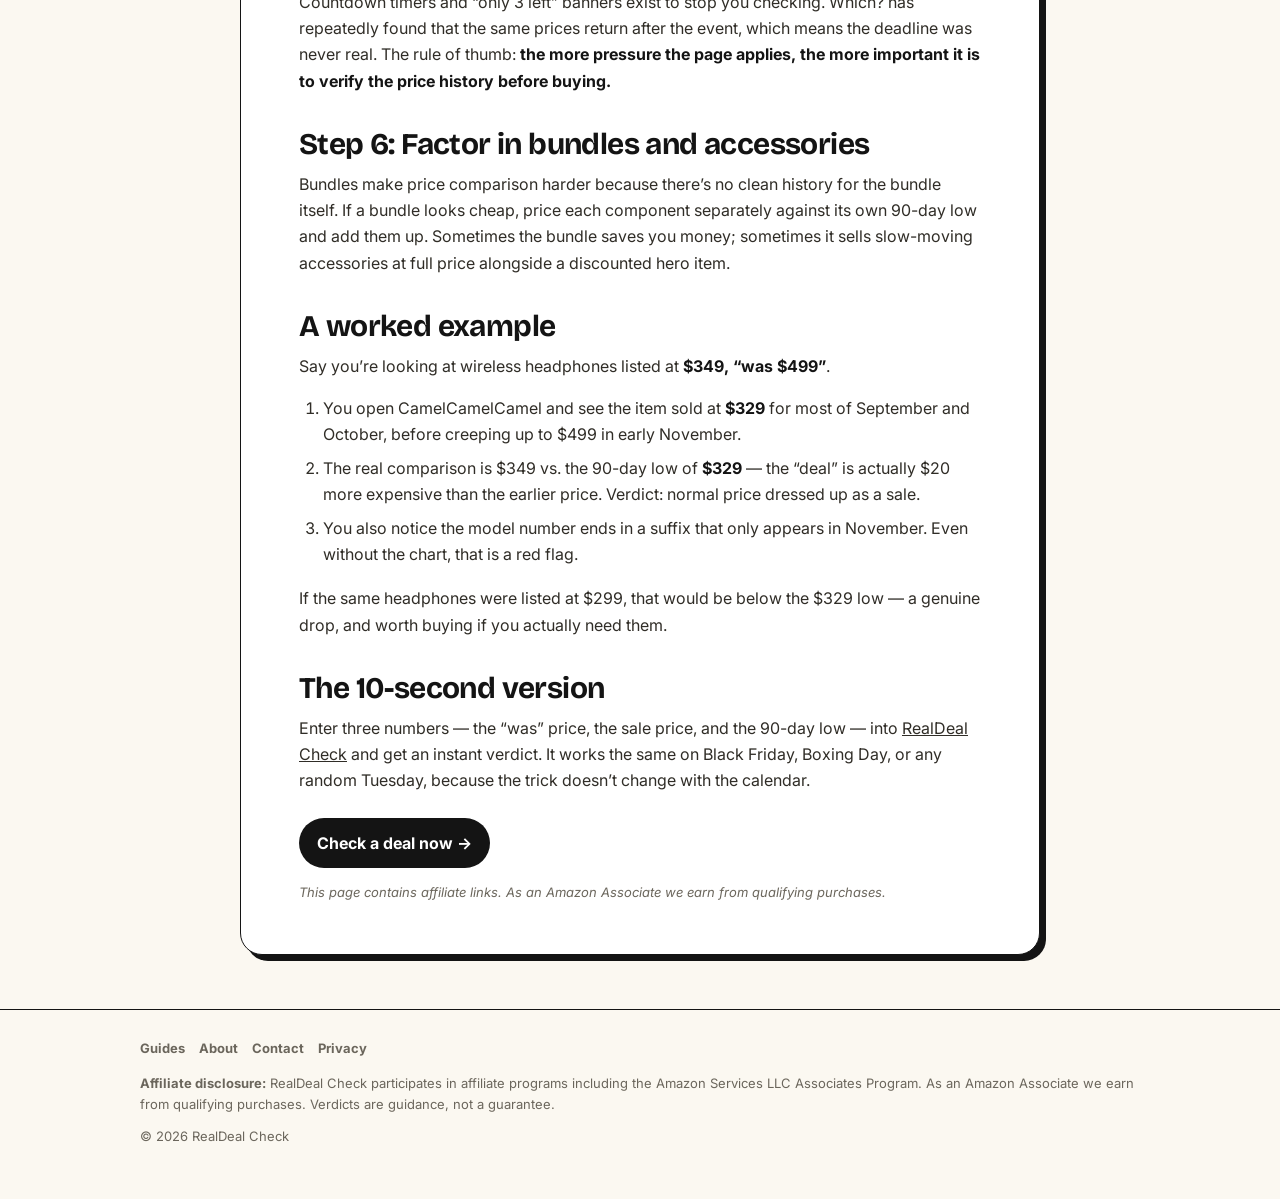
<file: guides/guide-spot-fake-discounts.html>
<!DOCTYPE html>
<html lang="en"><head><meta charset="utf-8"><meta name="viewport" content="width=device-width, initial-scale=1">
<title>How to Spot a Fake Discount: A Step-by-Step Method | RealDeal Check</title>
<meta name="description" content="Six practical steps to spot inflated was prices, Black Friday-only model numbers, fake urgency, and bundles that hide a normal price.">
<link rel="canonical" href="https://hungluongkim204-ship-it.github.io/realdeal-check/guides/guide-spot-fake-discounts.html"><link rel="icon" href="../favicon.svg" type="image/svg+xml"><link rel="stylesheet" href="../page.css">
<link rel="preconnect" href="https://fonts.googleapis.com"><link rel="preconnect" href="https://fonts.gstatic.com" crossorigin><link href="https://fonts.googleapis.com/css2?family=Bricolage+Grotesque:opsz,wght@12..96,500;12..96,700;12..96,800&family=Inter:wght@400;500;600;700&family=JetBrains+Mono:wght@500;700&display=swap" rel="stylesheet"></head>
<body><div class="top"><div class="wrap"><a class="logo" href="../index.html"><span class="chk">✓</span> RealDeal Check</a><nav class="site-nav" aria-label="Primary"><a href="guide-best-day-to-buy-2026.html">Guides</a><a href="../about.html">About</a><a href="../contact.html">Contact</a><a href="../privacy.html">Privacy</a></nav></div></div>
<header class="page-hero"><div class="wrap"><p class="eyebrow">Shopping guide · six checks</p><h1>How to Spot a Fake Discount: A Step-by-Step Method</h1><p class="dek">Most “deals” aren’t deals. You don’t need to be an expert to catch most fake discounts — you need a method.</p></div></header>
<main><div class="wrap"><article class="article"><p>When UK consumer group Which? tracked Black Friday promotions, it found that <strong>9 in 10 tracked products were the same price or cheaper in the six months before the event</strong>. Surveys point the same direction: only <strong>54% of shoppers</strong> trust that Black Friday prices are genuinely lower (BCG, Nov 2026), and <strong>59%</strong> believe retailers raise prices in the weeks before the sale (Omni Calculator survey, 2026).</p>
<h2>Step 1: Ignore the crossed-out price completely</h2><p>The “was £499, now £349” line is the least trustworthy number on the page. Retailers can set the “was” price themselves — a common tactic is to list an item at an inflated price for a few weeks so the sale has something dramatic to compare against.</p><p>Your real reference point is the <strong>90-day low</strong>: the lowest price the item actually sold for over the last three months. If the deal price isn’t meaningfully below that, the discount banner is decoration.</p>
<h2>Step 2: Look up the price history</h2><p>Use a free price-history tool to find the 90-day low:</p><ul><li><strong>Amazon products:</strong> CamelCamelCamel or Keepa.</li><li><strong>UK high-street and multi-retailer items:</strong> PriceSpy or PriceRunner.</li><li><strong>Google Shopping:</strong> price history for many products in the shopping panel.</li></ul><p>Take the lowest price in the chart from the past 90 days and write it down.</p>
<h2>Step 3: Check the model number</h2><p>Some products are manufactured in special <strong>Black Friday-only variants</strong> — same brand, similar name, slightly different model number. These were never sold before the event, so there’s no price history to compare against, and “50% off” is anchored against a price nobody ever paid.</p><p>Before you buy, check whether the exact model number appears in price history before the sale season started. If the product has no history, treat any percentage-off claim as unverifiable.</p>
<h2>Step 4: Decode the “up to X% off” language</h2><p>“Up to 70% off” is legally different from “70% off”. It means at least one item somewhere in the range hits that number — possibly clearance stock of a discontinued colour. Judge the specific item in front of you, not the headline.</p>
<h2>Step 5: Watch the urgency mechanics</h2><p>Countdown timers and “only 3 left” banners exist to stop you checking. Which? has repeatedly found that the same prices return after the event, which means the deadline was never real. The rule of thumb: <strong>the more pressure the page applies, the more important it is to verify the price history before buying.</strong></p>
<h2>Step 6: Factor in bundles and accessories</h2><p>Bundles make price comparison harder because there’s no clean history for the bundle itself. If a bundle looks cheap, price each component separately against its own 90-day low and add them up. Sometimes the bundle saves you money; sometimes it sells slow-moving accessories at full price alongside a discounted hero item.</p>
<h2>A worked example</h2><p>Say you’re looking at wireless headphones listed at <strong>$349, “was $499”</strong>.</p><ol><li>You open CamelCamelCamel and see the item sold at <strong>$329</strong> for most of September and October, before creeping up to $499 in early November.</li><li>The real comparison is $349 vs. the 90-day low of <strong>$329</strong> — the “deal” is actually $20 more expensive than the earlier price. Verdict: normal price dressed up as a sale.</li><li>You also notice the model number ends in a suffix that only appears in November. Even without the chart, that is a red flag.</li></ol><p>If the same headphones were listed at $299, that would be below the $329 low — a genuine drop, and worth buying if you actually need them.</p>
<h2>The 10-second version</h2><p>Enter three numbers — the “was” price, the sale price, and the 90-day low — into <a href="../index.html">RealDeal Check</a> and get an instant verdict. It works the same on Black Friday, Boxing Day, or any random Tuesday, because the trick doesn’t change with the calendar.</p><a class="cta" href="../index.html#check">Check a deal now →</a><p class="note">This page contains affiliate links. As an Amazon Associate we earn from qualifying purchases.</p></article></div></main>
<footer><div class="wrap"><nav class="footer-nav" aria-label="Footer"><a href="guide-best-day-to-buy-2026.html">Guides</a><a href="../about.html">About</a><a href="../contact.html">Contact</a><a href="../privacy.html">Privacy</a></nav><p><b>Affiliate disclosure:</b> RealDeal Check participates in affiliate programs including the Amazon Services LLC Associates Program. As an Amazon Associate we earn from qualifying purchases. Verdicts are guidance, not a guarantee.</p><p>© 2026 RealDeal Check</p></div></footer></body></html>
</file>
<file: page.css>
:root{--ink:#141414;--paper:#fbf8f1;--card:#fff;--line:#e6e0d2;--muted:#6b665c;--tag:#ffd23f;--radius:16px}
*{box-sizing:border-box}
html,body{margin:0;overflow-x:hidden}
body{font-family:Inter,system-ui,sans-serif;background:var(--paper);color:var(--ink);line-height:1.65;-webkit-font-smoothing:antialiased}
a{color:inherit}
.wrap{max-width:1040px;margin:0 auto;padding:0 20px}
h1,h2,h3{font-family:"Bricolage Grotesque",Inter,sans-serif;line-height:1.08;letter-spacing:-.02em}
.top{border-bottom:1.5px solid var(--ink);background:var(--ink);color:#fff}
.top .wrap{display:flex;align-items:center;justify-content:space-between;gap:18px;padding-top:10px;padding-bottom:10px;flex-wrap:wrap}
.logo{font-family:"Bricolage Grotesque",Inter,sans-serif;font-weight:800;font-size:20px;display:flex;align-items:center;gap:8px;text-decoration:none;white-space:nowrap}
.logo .chk{background:var(--tag);color:var(--ink);border-radius:6px;padding:0 7px;font-size:16px}
.site-nav{display:flex;align-items:center;gap:16px;flex-wrap:wrap;font-size:13px}
.site-nav a{text-decoration:none;color:#fff}.site-nav a:hover{color:var(--tag)}
.page-hero{padding:60px 0 28px;background:linear-gradient(135deg,#fffdf7 0%,var(--paper) 72%)}
.eyebrow{font:700 13px "JetBrains Mono",ui-monospace,monospace;text-transform:uppercase;letter-spacing:.08em;color:var(--muted);margin:0 0 12px}
.page-hero h1{font-size:clamp(36px,5.2vw,62px);font-weight:800;max-width:850px;margin:0 0 16px}
.page-hero .dek{font-size:19px;color:#3a372f;max-width:760px;margin:0}
main{padding:22px 0 54px}
.article{max-width:800px;margin:0 auto;background:var(--card);border:1.5px solid var(--ink);border-radius:22px;box-shadow:6px 6px 0 var(--ink);padding:34px clamp(22px,5vw,58px)}
.article h2{font-size:30px;margin:34px 0 10px}.article h3{font-size:23px;margin:28px 0 8px}.article h2:first-child{margin-top:0}
.article p{margin:0 0 16px;color:#302d27}.article ul,.article ol{margin:0 0 18px;padding-left:24px;color:#302d27}.article li{margin:7px 0}
.article strong{color:var(--ink)}.article blockquote{border-left:5px solid var(--tag);margin:20px 0;padding:4px 0 4px 18px;background:#fffdf7}
.article .cta{display:inline-flex;align-items:center;background:var(--ink);color:#fff;text-decoration:none;border-radius:999px;padding:12px 18px;font-weight:700;margin:8px 0 14px}.article .cta:hover{background:#333}
.article .note{font-size:13px;color:var(--muted);font-style:italic}
.guide-grid{display:grid;grid-template-columns:repeat(2,1fr);gap:14px;margin-top:20px}
.guide-card{background:#fff;border:1.5px solid var(--ink);border-radius:var(--radius);padding:20px;display:flex;flex-direction:column;align-items:flex-start}
.guide-card h2{font-size:25px;margin:0 0 9px}.guide-card p{font-size:15px;color:#3a372f;margin:0 0 16px}.guide-card a{margin-top:auto;font-weight:700;text-decoration:none}.guide-card a:hover{text-decoration:underline}
.about-grid{display:grid;grid-template-columns:repeat(2,1fr);gap:14px}.about-grid .article{max-width:none;box-shadow:none;border-radius:var(--radius);padding:22px}
footer{border-top:1.5px solid var(--ink);padding:28px 0 42px;font-size:13px;color:var(--muted)}
footer p{margin:0 0 10px}footer a{color:var(--muted)}footer .footer-nav{display:flex;gap:14px;flex-wrap:wrap;margin-bottom:14px}footer .footer-nav a{font-weight:700;text-decoration:none}
@media(max-width:700px){.site-nav{gap:11px}.page-hero{padding-top:42px}.article{box-shadow:4px 4px 0 var(--ink)}.guide-grid,.about-grid{grid-template-columns:1fr}}
</file>
